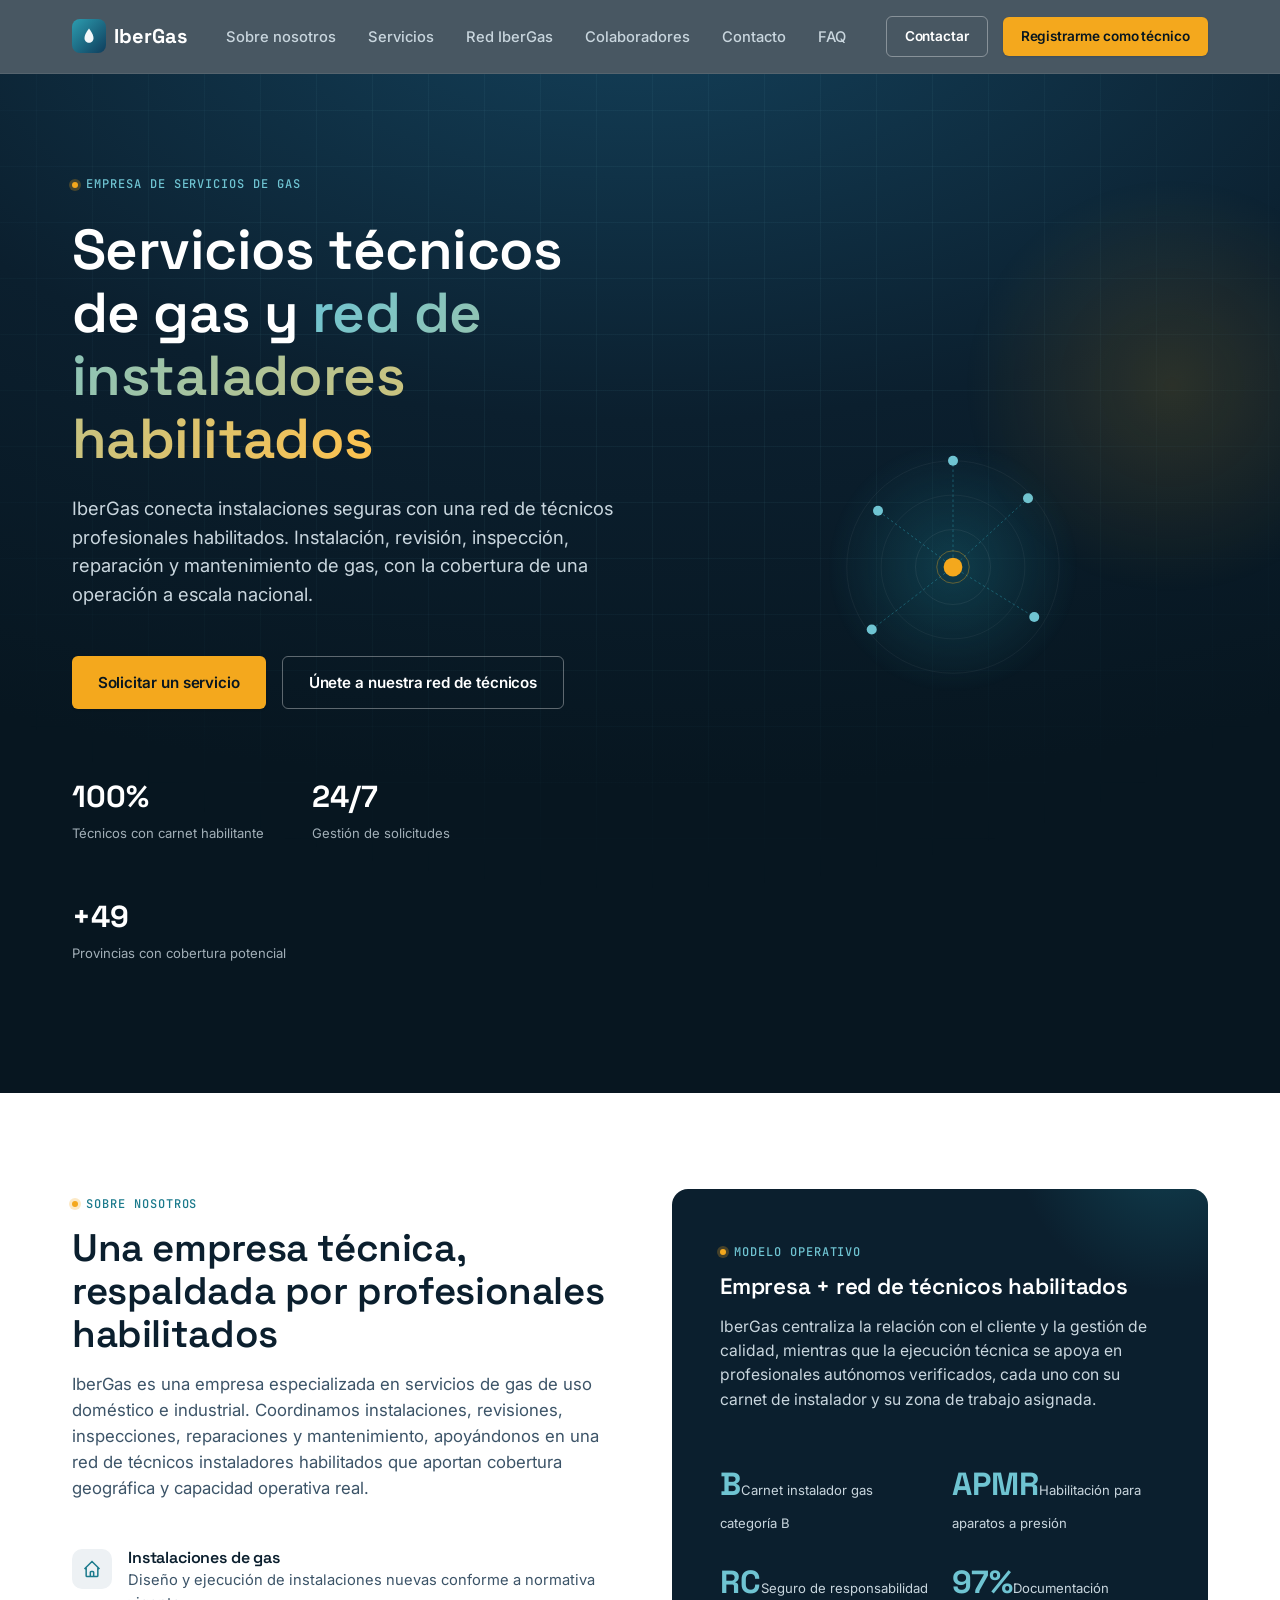
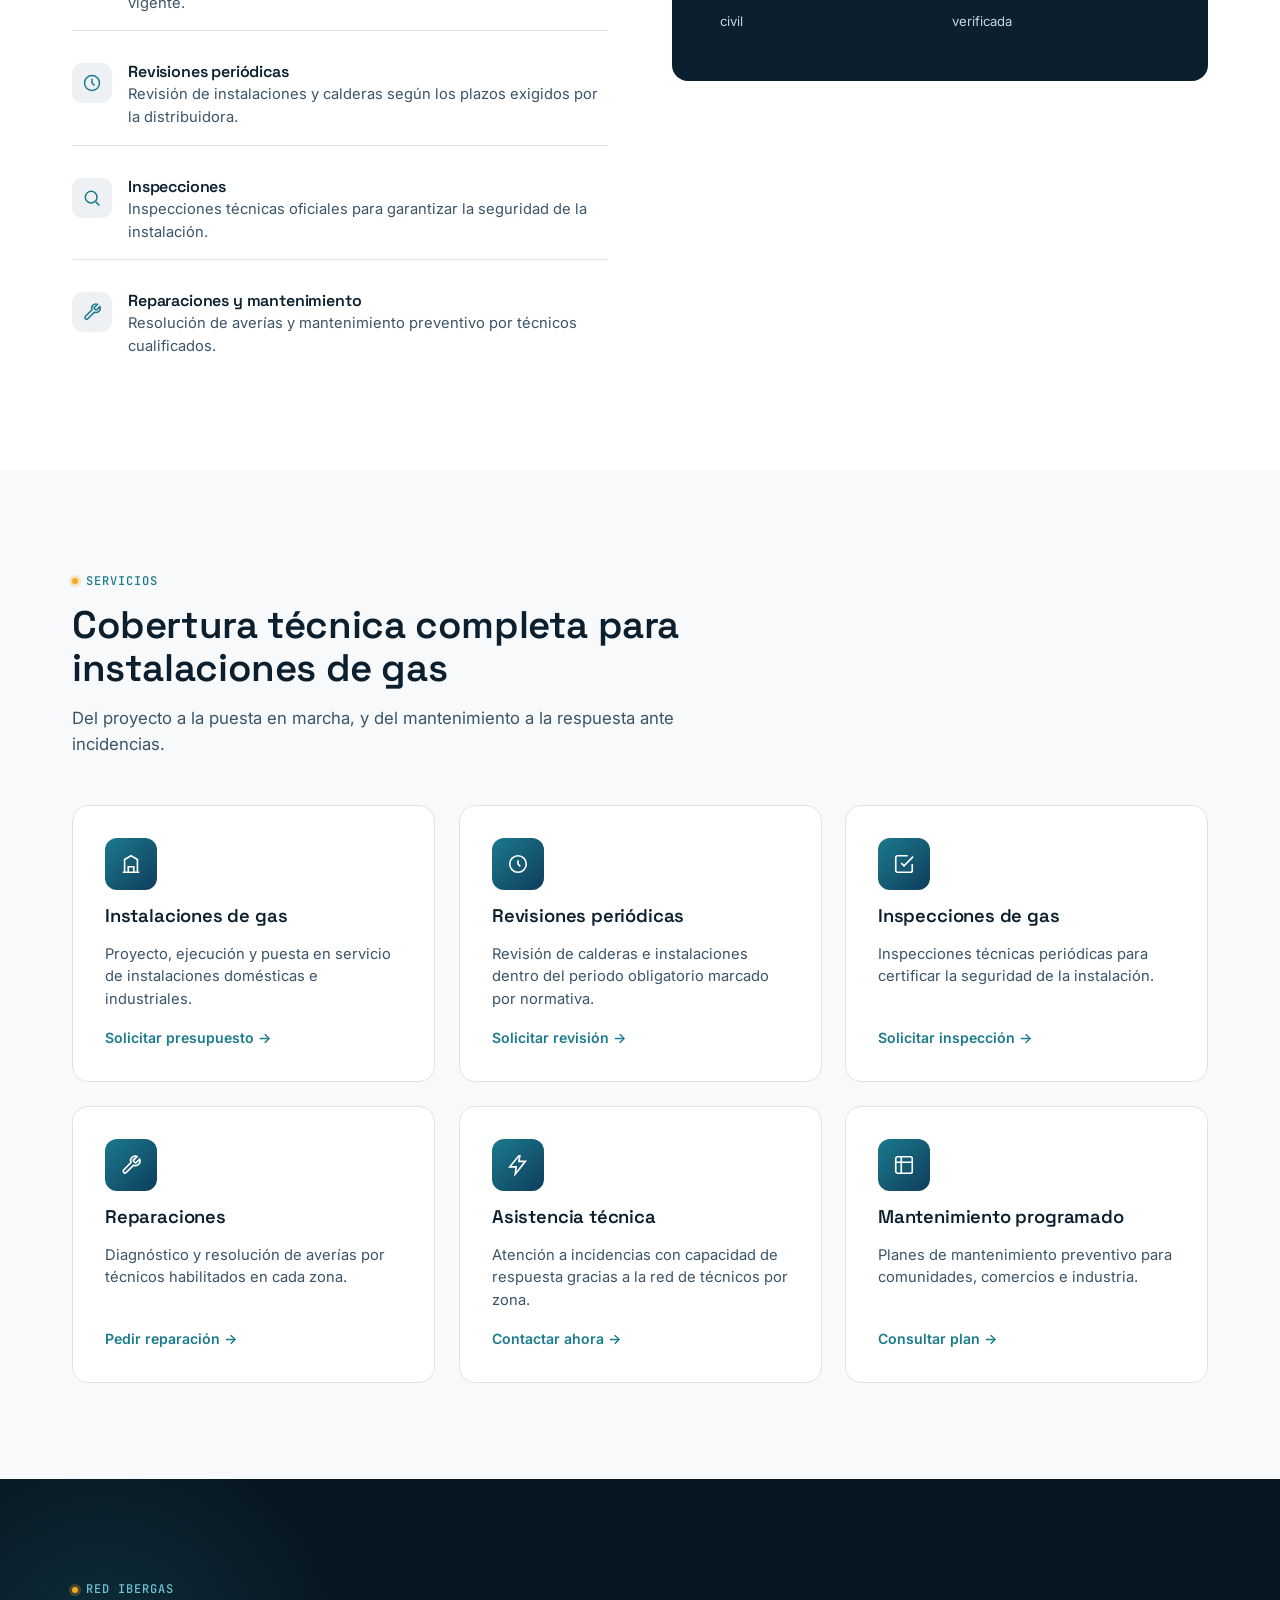
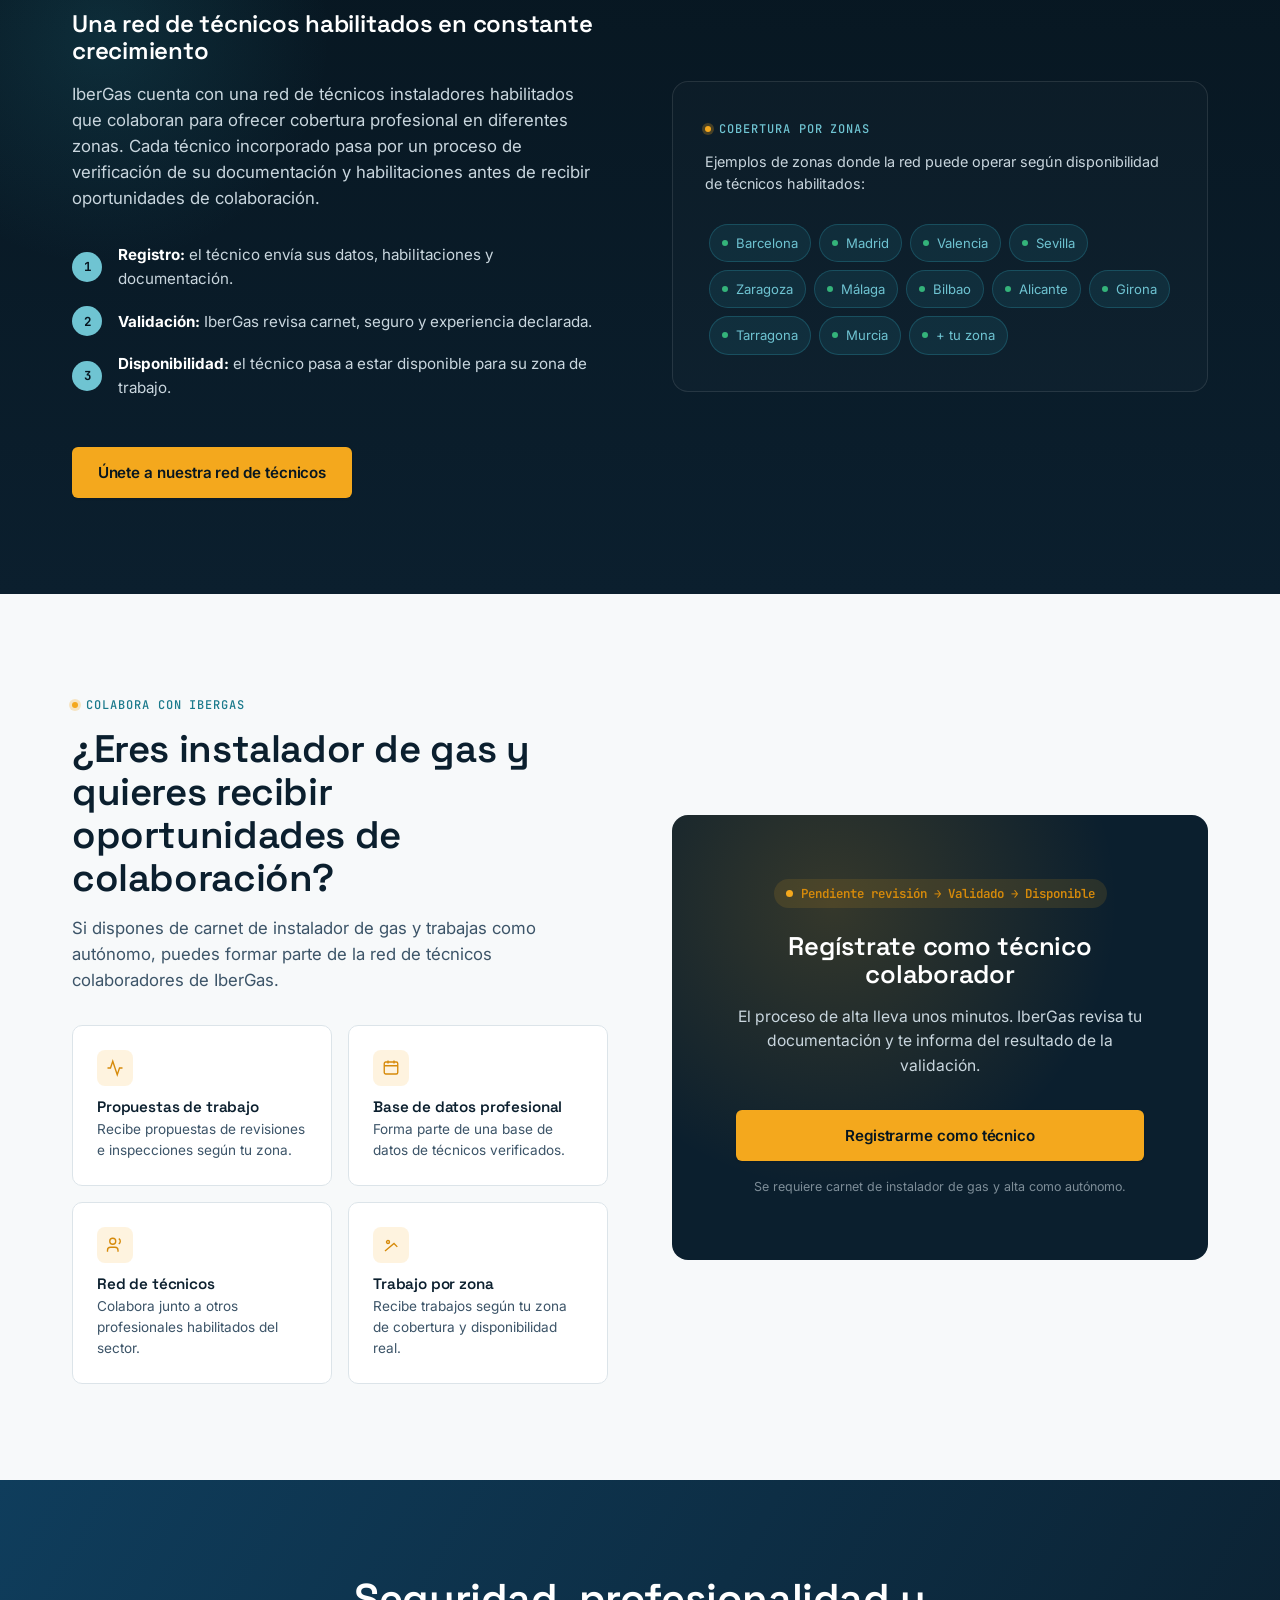
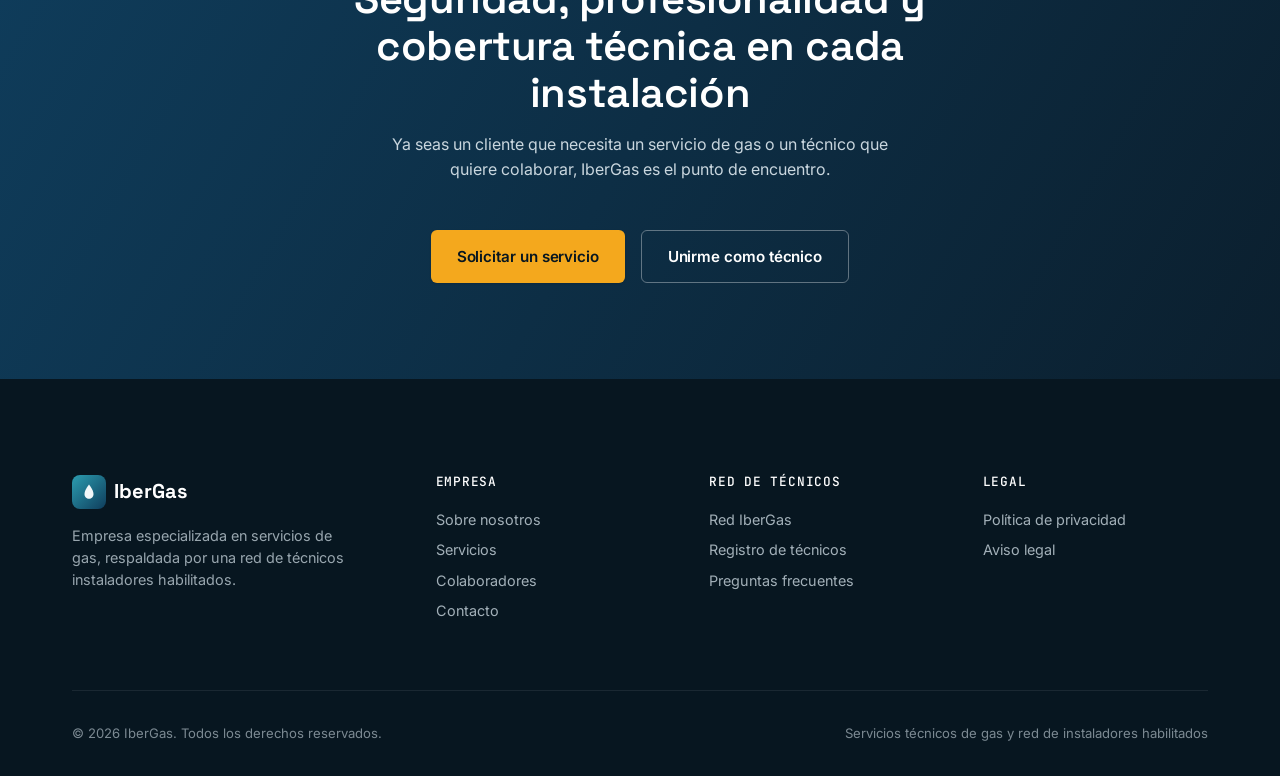
<file: index.html>
<!DOCTYPE html>
<html lang="es">
<head>
<meta charset="UTF-8">
<meta name="viewport" content="width=device-width, initial-scale=1.0">
<title>IberGas — Servicios técnicos de gas y red de instaladores habilitados</title>
<meta name="description" content="IberGas es una empresa especializada en instalaciones, revisiones, inspecciones, reparaciones y mantenimiento de gas, respaldada por una red de técnicos instaladores habilitados en toda España.">
<link rel="icon" href="data:,">
<link rel="stylesheet" href="css/base.css">
<link rel="stylesheet" href="css/home.css">
</head>
<body>
<a href="#main" class="skip-link">Saltar al contenido</a>

<!-- ======================= HEADER ======================= -->
<header class="site-header">
  <nav class="nav container" aria-label="Navegación principal">
    <a href="index.html" class="brand">
      <span class="brand-mark" aria-hidden="true">
        <svg width="18" height="18" viewBox="0 0 24 24" fill="none"><path d="M12 2C12 2 6 9.5 6 14.5C6 18.09 8.69 21 12 21C15.31 21 18 18.09 18 14.5C18 9.5 12 2 12 2Z" fill="white" fill-opacity="0.95"/></svg>
      </span>
      IberGas
    </a>
    <ul class="nav-links">
      <li><a href="index.html#sobre-nosotros">Sobre nosotros</a></li>
      <li><a href="index.html#servicios">Servicios</a></li>
      <li><a href="index.html#red">Red IberGas</a></li>
      <li><a href="public/colaboradores.html">Colaboradores</a></li>
      <li><a href="public/contacto.html">Contacto</a></li>
      <li><a href="public/faq.html">FAQ</a></li>
    </ul>
    <div class="nav-cta">
      <a href="public/contacto.html" class="btn btn-secondary btn-sm">Contactar</a>
      <a href="public/registro-tecnico.html" class="btn btn-primary btn-sm">Registrarme como técnico</a>
    </div>
    <button class="nav-toggle" aria-label="Abrir menú">
      <svg width="26" height="26" viewBox="0 0 24 24" fill="none" stroke="currentColor" stroke-width="1.8"><line x1="3" y1="7" x2="21" y2="7"/><line x1="3" y1="12" x2="21" y2="12"/><line x1="3" y1="17" x2="21" y2="17"/></svg>
    </button>
  </nav>
</header>

<div class="mobile-menu" role="dialog" aria-modal="true" aria-label="Menú">
  <div class="mobile-menu-inner">
    <div class="mobile-menu-top">
      <span class="brand" style="color:white;">IberGas</span>
      <button class="mobile-menu-close" aria-label="Cerrar menú">
        <svg width="26" height="26" viewBox="0 0 24 24" fill="none" stroke="white" stroke-width="1.8"><line x1="5" y1="5" x2="19" y2="19"/><line x1="19" y1="5" x2="5" y2="19"/></svg>
      </button>
    </div>
    <a href="index.html#sobre-nosotros">Sobre nosotros</a>
    <a href="index.html#servicios">Servicios</a>
    <a href="index.html#red">Red IberGas</a>
    <a href="public/colaboradores.html">Colaboradores</a>
    <a href="public/contacto.html">Contacto</a>
    <a href="public/faq.html">FAQ</a>
    <a href="public/registro-tecnico.html" class="btn btn-primary btn-block">Registrarme como técnico</a>
  </div>
</div>

<main id="main">

  <!-- ======================= HERO ======================= -->
  <section class="hero">
    <div class="hero-grid" aria-hidden="true"></div>
    <div class="container hero-inner">
      <div class="hero-copy reveal is-visible">
        <span class="eyebrow">Empresa de servicios de gas</span>
        <h1>Servicios técnicos de gas y <span class="text-gradient">red de instaladores habilitados</span></h1>
        <p class="lede">IberGas conecta instalaciones seguras con una red de técnicos profesionales habilitados. Instalación, revisión, inspección, reparación y mantenimiento de gas, con la cobertura de una operación a escala nacional.</p>
        <div class="hero-actions">
          <a href="public/contacto.html" class="btn btn-primary">Solicitar un servicio</a>
          <a href="public/registro-tecnico.html" class="btn btn-secondary">Únete a nuestra red de técnicos</a>
        </div>
        <div class="hero-trust">
          <div class="hero-trust-item">
            <span class="num" data-count-to="100" data-suffix="%">0%</span>
            <span class="label">Técnicos con carnet habilitante</span>
          </div>
          <div class="hero-trust-item">
            <span class="num">24/7</span>
            <span class="label">Gestión de solicitudes</span>
          </div>
          <div class="hero-trust-item">
            <span class="num" data-count-to="50" data-prefix="+">+0</span>
            <span class="label">Provincias con cobertura potencial</span>
          </div>
        </div>
      </div>

      <div class="hero-visual reveal is-visible reveal-delay-1">
        <svg class="network-svg" viewBox="0 0 480 480" xmlns="http://www.w3.org/2000/svg" role="img" aria-label="Mapa estilizado de la red de técnicos IberGas">
          <defs>
            <radialGradient id="glow" cx="50%" cy="50%" r="50%">
              <stop offset="0%" stop-color="#1B7A8C" stop-opacity="0.35"/>
              <stop offset="100%" stop-color="#1B7A8C" stop-opacity="0"/>
            </radialGradient>
          </defs>
          <circle cx="240" cy="240" r="200" fill="url(#glow)"/>
          <circle cx="240" cy="240" r="170" fill="none" stroke="rgba(255,255,255,0.08)" stroke-width="1"/>
          <circle cx="240" cy="240" r="115" fill="none" stroke="rgba(255,255,255,0.08)" stroke-width="1"/>
          <circle cx="240" cy="240" r="60" fill="none" stroke="rgba(255,255,255,0.1)" stroke-width="1"/>

          <!-- líneas de conexión -->
          <line class="network-line" x1="240" y1="240" x2="120" y2="150" stroke="#2C9DB0" stroke-width="1.4" opacity="0.5"/>
          <line class="network-line" x1="240" y1="240" x2="360" y2="130" stroke="#2C9DB0" stroke-width="1.4" opacity="0.5"/>
          <line class="network-line" x1="240" y1="240" x2="370" y2="320" stroke="#2C9DB0" stroke-width="1.4" opacity="0.5"/>
          <line class="network-line" x1="240" y1="240" x2="110" y2="340" stroke="#2C9DB0" stroke-width="1.4" opacity="0.5"/>
          <line class="network-line" x1="240" y1="240" x2="240" y2="70" stroke="#2C9DB0" stroke-width="1.4" opacity="0.5"/>

          <!-- nodo central IberGas -->
          <circle cx="240" cy="240" r="15" fill="#F4A81D"/>
          <circle class="pulse-ring" cx="240" cy="240" r="26" fill="none" stroke="#F4A81D" stroke-width="1.5" opacity="0.4"/>

          <!-- nodos de técnicos -->
          <circle class="network-node n1" cx="120" cy="150" r="8" fill="#6FC4D2"/>
          <circle class="network-node n2" cx="360" cy="130" r="8" fill="#6FC4D2"/>
          <circle class="network-node n3" cx="370" cy="320" r="8" fill="#6FC4D2"/>
          <circle class="network-node n4" cx="110" cy="340" r="8" fill="#6FC4D2"/>
          <circle class="network-node n5" cx="240" cy="70" r="8" fill="#6FC4D2"/>
        </svg>
      </div>
    </div>
  </section>

  <!-- ======================= SOBRE NOSOTROS ======================= -->
  <section class="section" id="sobre-nosotros">
    <div class="container about-grid">
      <div class="reveal">
        <span class="eyebrow">Sobre nosotros</span>
        <h2 style="margin-top: var(--space-3); font-size: clamp(1.8rem, 3vw, 2.4rem);">Una empresa técnica, respaldada por profesionales habilitados</h2>
        <p style="margin-top: var(--space-4); color: var(--ink-soft); font-size: 1.05rem;">IberGas es una empresa especializada en servicios de gas de uso doméstico e industrial. Coordinamos instalaciones, revisiones, inspecciones, reparaciones y mantenimiento, apoyándonos en una red de técnicos instaladores habilitados que aportan cobertura geográfica y capacidad operativa real.</p>

        <div class="about-list">
          <div class="about-item">
            <span class="icon" aria-hidden="true">
              <svg width="20" height="20" viewBox="0 0 24 24" fill="none" stroke="currentColor" stroke-width="1.8"><path d="M3 12l2-2m0 0l7-7 7 7M5 10v10a1 1 0 001 1h3m10-11l2 2m-2-2v10a1 1 0 01-1 1h-3m-6 0a1 1 0 001-1v-4a1 1 0 011-1h2a1 1 0 011 1v4a1 1 0 001 1m-6 0h6"/></svg>
            </span>
            <div><h4>Instalaciones de gas</h4><p>Diseño y ejecución de instalaciones nuevas conforme a normativa vigente.</p></div>
          </div>
          <div class="about-item">
            <span class="icon" aria-hidden="true">
              <svg width="20" height="20" viewBox="0 0 24 24" fill="none" stroke="currentColor" stroke-width="1.8"><circle cx="12" cy="12" r="9"/><path d="M12 7v5l3 3"/></svg>
            </span>
            <div><h4>Revisiones periódicas</h4><p>Revisión de instalaciones y calderas según los plazos exigidos por la distribuidora.</p></div>
          </div>
          <div class="about-item">
            <span class="icon" aria-hidden="true">
              <svg width="20" height="20" viewBox="0 0 24 24" fill="none" stroke="currentColor" stroke-width="1.8"><path d="M11 4a7 7 0 100 14 7 7 0 000-14z"/><path d="M21 21l-4.35-4.35"/></svg>
            </span>
            <div><h4>Inspecciones</h4><p>Inspecciones técnicas oficiales para garantizar la seguridad de la instalación.</p></div>
          </div>
          <div class="about-item">
            <span class="icon" aria-hidden="true">
              <svg width="20" height="20" viewBox="0 0 24 24" fill="none" stroke="currentColor" stroke-width="1.8"><path d="M14.7 6.3a1 1 0 000 1.4l1.6 1.6a1 1 0 001.4 0l3.7-3.7a5 5 0 01-6.6 6.6L6.7 20.3a2 2 0 01-2.8-2.8L12 9.4a5 5 0 016.6-6.6l-3.7 3.7z"/></svg>
            </span>
            <div><h4>Reparaciones y mantenimiento</h4><p>Resolución de averías y mantenimiento preventivo por técnicos cualificados.</p></div>
          </div>
        </div>
      </div>

      <div class="about-panel reveal reveal-delay-1">
        <span class="eyebrow" style="color: var(--teal-300);">Modelo operativo</span>
        <h3 style="margin-top: var(--space-3);">Empresa + red de técnicos habilitados</h3>
        <p>IberGas centraliza la relación con el cliente y la gestión de calidad, mientras que la ejecución técnica se apoya en profesionales autónomos verificados, cada uno con su carnet de instalador y su zona de trabajo asignada.</p>
        <div class="about-stats">
          <div><span class="stat-num">B</span><span class="stat-label">Carnet instalador gas categoría B</span></div>
          <div><span class="stat-num">APMR</span><span class="stat-label">Habilitación para aparatos a presión</span></div>
          <div><span class="stat-num">RC</span><span class="stat-label">Seguro de responsabilidad civil</span></div>
          <div><span class="stat-num" data-count-to="100" data-suffix="%">0%</span><span class="stat-label">Documentación verificada</span></div>
        </div>
      </div>
    </div>
  </section>

  <!-- ======================= SERVICIOS ======================= -->
  <section class="section section-mist" id="servicios">
    <div class="container">
      <div class="section-head reveal">
        <span class="eyebrow">Servicios</span>
        <h2>Cobertura técnica completa para instalaciones de gas</h2>
        <p>Del proyecto a la puesta en marcha, y del mantenimiento a la respuesta ante incidencias.</p>
      </div>
      <div class="services-grid">
        <div class="card service-card reveal">
          <span class="service-icon" aria-hidden="true">
            <svg width="22" height="22" viewBox="0 0 24 24" fill="none" stroke="white" stroke-width="1.8"><path d="M3 21h18M5 21V7l7-4 7 4v14M9 21v-6h6v6"/></svg>
          </span>
          <h3>Instalaciones de gas</h3>
          <p>Proyecto, ejecución y puesta en servicio de instalaciones domésticas e industriales.</p>
          <a href="public/contacto.html" class="service-link">Solicitar presupuesto →</a>
        </div>
        <div class="card service-card reveal reveal-delay-1">
          <span class="service-icon" aria-hidden="true">
            <svg width="22" height="22" viewBox="0 0 24 24" fill="none" stroke="white" stroke-width="1.8"><circle cx="12" cy="12" r="9"/><path d="M12 8v4l2.5 2.5"/></svg>
          </span>
          <h3>Revisiones periódicas</h3>
          <p>Revisión de calderas e instalaciones dentro del periodo obligatorio marcado por normativa.</p>
          <a href="public/contacto.html" class="service-link">Solicitar revisión →</a>
        </div>
        <div class="card service-card reveal reveal-delay-2">
          <span class="service-icon" aria-hidden="true">
            <svg width="22" height="22" viewBox="0 0 24 24" fill="none" stroke="white" stroke-width="1.8"><path d="M9 11l3 3L22 4"/><path d="M21 12v7a2 2 0 01-2 2H5a2 2 0 01-2-2V5a2 2 0 012-2h11"/></svg>
          </span>
          <h3>Inspecciones de gas</h3>
          <p>Inspecciones técnicas periódicas para certificar la seguridad de la instalación.</p>
          <a href="public/contacto.html" class="service-link">Solicitar inspección →</a>
        </div>
        <div class="card service-card reveal">
          <span class="service-icon" aria-hidden="true">
            <svg width="22" height="22" viewBox="0 0 24 24" fill="none" stroke="white" stroke-width="1.8"><path d="M14.7 6.3a1 1 0 000 1.4l1.6 1.6a1 1 0 001.4 0l3.7-3.7a5 5 0 01-6.6 6.6L6.7 20.3a2 2 0 01-2.8-2.8L12 9.4a5 5 0 016.6-6.6l-3.7 3.7z"/></svg>
          </span>
          <h3>Reparaciones</h3>
          <p>Diagnóstico y resolución de averías por técnicos habilitados en cada zona.</p>
          <a href="public/contacto.html" class="service-link">Pedir reparación →</a>
        </div>
        <div class="card service-card reveal reveal-delay-1">
          <span class="service-icon" aria-hidden="true">
            <svg width="22" height="22" viewBox="0 0 24 24" fill="none" stroke="white" stroke-width="1.8"><path d="M13 2L3 14h7l-1 8 11-14h-7l1-6z"/></svg>
          </span>
          <h3>Asistencia técnica</h3>
          <p>Atención a incidencias con capacidad de respuesta gracias a la red de técnicos por zona.</p>
          <a href="public/contacto.html" class="service-link">Contactar ahora →</a>
        </div>
        <div class="card service-card reveal reveal-delay-2">
          <span class="service-icon" aria-hidden="true">
            <svg width="22" height="22" viewBox="0 0 24 24" fill="none" stroke="white" stroke-width="1.8"><path d="M9 3v18M3 9h18"/><rect x="3" y="3" width="18" height="18" rx="2"/></svg>
          </span>
          <h3>Mantenimiento programado</h3>
          <p>Planes de mantenimiento preventivo para comunidades, comercios e industria.</p>
          <a href="public/contacto.html" class="service-link">Consultar plan →</a>
        </div>
      </div>
    </div>
  </section>

  <!-- ======================= RED IBERGAS ======================= -->
  <section class="section network-section" id="red">
    <div class="container network-content">
      <div class="reveal">
        <span class="eyebrow" style="color: var(--teal-300);">Red IberGas</span>
        <h2 style="margin-top: var(--space-3); color: white;">Una red de técnicos habilitados en constante crecimiento</h2>
        <p style="margin-top: var(--space-4); color: var(--mist-300); font-size: 1.05rem;">IberGas cuenta con una red de técnicos instaladores habilitados que colaboran para ofrecer cobertura profesional en diferentes zonas. Cada técnico incorporado pasa por un proceso de verificación de su documentación y habilitaciones antes de recibir oportunidades de colaboración.</p>

        <div class="network-steps">
          <div class="network-step">
            <span class="step-badge">1</span>
            <p><strong>Registro:</strong> el técnico envía sus datos, habilitaciones y documentación.</p>
          </div>
          <div class="network-step">
            <span class="step-badge">2</span>
            <p><strong>Validación:</strong> IberGas revisa carnet, seguro y experiencia declarada.</p>
          </div>
          <div class="network-step">
            <span class="step-badge">3</span>
            <p><strong>Disponibilidad:</strong> el técnico pasa a estar disponible para su zona de trabajo.</p>
          </div>
        </div>

        <a href="public/registro-tecnico.html" class="btn btn-primary" style="margin-top: var(--space-7);">Únete a nuestra red de técnicos</a>
      </div>

      <div class="coverage-map reveal reveal-delay-1">
        <span class="eyebrow" style="color: var(--teal-300);">Cobertura por zonas</span>
        <p style="color: var(--mist-300); font-size: 0.9rem; margin-top: var(--space-3);">Ejemplos de zonas donde la red puede operar según disponibilidad de técnicos habilitados:</p>
        <div class="zones-wrap">
          <span class="zone-pill">Barcelona</span>
          <span class="zone-pill">Madrid</span>
          <span class="zone-pill">Valencia</span>
          <span class="zone-pill">Sevilla</span>
          <span class="zone-pill">Zaragoza</span>
          <span class="zone-pill">Málaga</span>
          <span class="zone-pill">Bilbao</span>
          <span class="zone-pill">Alicante</span>
          <span class="zone-pill">Girona</span>
          <span class="zone-pill">Tarragona</span>
          <span class="zone-pill">Murcia</span>
          <span class="zone-pill">+ tu zona</span>
        </div>
      </div>
    </div>
  </section>

  <!-- ======================= COLABORA CON IBERGAS ======================= -->
  <section class="section collab-section">
    <div class="container collab-grid">
      <div class="reveal">
        <span class="eyebrow">Colabora con IberGas</span>
        <h2 style="margin-top: var(--space-3); font-size: clamp(1.8rem, 3vw, 2.4rem);">¿Eres instalador de gas y quieres recibir oportunidades de colaboración?</h2>
        <p style="margin-top: var(--space-4); color: var(--ink-soft); font-size: 1.05rem;">Si dispones de carnet de instalador de gas y trabajas como autónomo, puedes formar parte de la red de técnicos colaboradores de IberGas.</p>

        <div class="benefit-grid">
          <div class="benefit-card">
            <span class="icon" aria-hidden="true"><svg width="18" height="18" viewBox="0 0 24 24" fill="none" stroke="currentColor" stroke-width="1.8"><path d="M22 12h-4l-3 9L9 3l-3 9H2"/></svg></span>
            <h4>Propuestas de trabajo</h4>
            <p>Recibe propuestas de revisiones e inspecciones según tu zona.</p>
          </div>
          <div class="benefit-card">
            <span class="icon" aria-hidden="true"><svg width="18" height="18" viewBox="0 0 24 24" fill="none" stroke="currentColor" stroke-width="1.8"><rect x="3" y="4" width="18" height="16" rx="2"/><path d="M3 9h18M8 2v4M16 2v4"/></svg></span>
            <h4>Base de datos profesional</h4>
            <p>Forma parte de una base de datos de técnicos verificados.</p>
          </div>
          <div class="benefit-card">
            <span class="icon" aria-hidden="true"><svg width="18" height="18" viewBox="0 0 24 24" fill="none" stroke="currentColor" stroke-width="1.8"><circle cx="9" cy="7" r="4"/><path d="M2 21v-2a4 4 0 014-4h6a4 4 0 014 4v2"/><path d="M17 3.5a4 4 0 010 7"/></svg></span>
            <h4>Red de técnicos</h4>
            <p>Colabora junto a otros profesionales habilitados del sector.</p>
          </div>
          <div class="benefit-card">
            <span class="icon" aria-hidden="true"><svg width="18" height="18" viewBox="0 0 24 24" fill="none" stroke="currentColor" stroke-width="1.8"><path d="M20.4 14.5L16 10 4 20"/><circle cx="8" cy="8" r="2"/></svg></span>
            <h4>Trabajo por zona</h4>
            <p>Recibe trabajos según tu zona de cobertura y disponibilidad real.</p>
          </div>
        </div>
      </div>

      <div class="collab-cta-panel reveal reveal-delay-1">
        <span class="status-badge status-pendiente">Pendiente revisión → Validado → Disponible</span>
        <h3 style="margin-top: var(--space-5);">Regístrate como técnico colaborador</h3>
        <p>El proceso de alta lleva unos minutos. IberGas revisa tu documentación y te informa del resultado de la validación.</p>
        <a href="public/registro-tecnico.html" class="btn btn-primary btn-block">Registrarme como técnico</a>
        <p class="fineprint">Se requiere carnet de instalador de gas y alta como autónomo.</p>
      </div>
    </div>
  </section>

  <!-- ======================= CTA FINAL ======================= -->
  <section class="final-cta">
    <div class="container">
      <h2>Seguridad, profesionalidad y cobertura técnica en cada instalación</h2>
      <p>Ya seas un cliente que necesita un servicio de gas o un técnico que quiere colaborar, IberGas es el punto de encuentro.</p>
      <div class="final-cta-actions">
        <a href="public/contacto.html" class="btn btn-primary">Solicitar un servicio</a>
        <a href="public/registro-tecnico.html" class="btn btn-secondary">Unirme como técnico</a>
      </div>
    </div>
  </section>

</main>

<!-- ======================= FOOTER ======================= -->
<footer class="site-footer">
  <div class="container">
    <div class="footer-grid">
      <div class="footer-brand">
        <a href="index.html" class="brand" style="color:white;">
          <span class="brand-mark" aria-hidden="true">
            <svg width="18" height="18" viewBox="0 0 24 24" fill="none"><path d="M12 2C12 2 6 9.5 6 14.5C6 18.09 8.69 21 12 21C15.31 21 18 18.09 18 14.5C18 9.5 12 2 12 2Z" fill="white" fill-opacity="0.95"/></svg>
          </span>
          IberGas
        </a>
        <p>Empresa especializada en servicios de gas, respaldada por una red de técnicos instaladores habilitados.</p>
      </div>
      <div class="footer-col">
        <h4>Empresa</h4>
        <a href="index.html#sobre-nosotros">Sobre nosotros</a>
        <a href="index.html#servicios">Servicios</a>
        <a href="public/colaboradores.html">Colaboradores</a>
        <a href="public/contacto.html">Contacto</a>
      </div>
      <div class="footer-col">
        <h4>Red de técnicos</h4>
        <a href="index.html#red">Red IberGas</a>
        <a href="public/registro-tecnico.html">Registro de técnicos</a>
        <a href="public/faq.html">Preguntas frecuentes</a>
      </div>
      <div class="footer-col">
        <h4>Legal</h4>
        <a href="public/privacidad.html">Política de privacidad</a>
        <a href="public/aviso-legal.html">Aviso legal</a>
      </div>
    </div>
    <div class="footer-bottom">
      <span>© <span data-year></span> IberGas. Todos los derechos reservados.</span>
      <span>Servicios técnicos de gas y red de instaladores habilitados</span>
    </div>
  </div>
</footer>

<script src="js/site.js"></script>
</body>
</html>
</file>
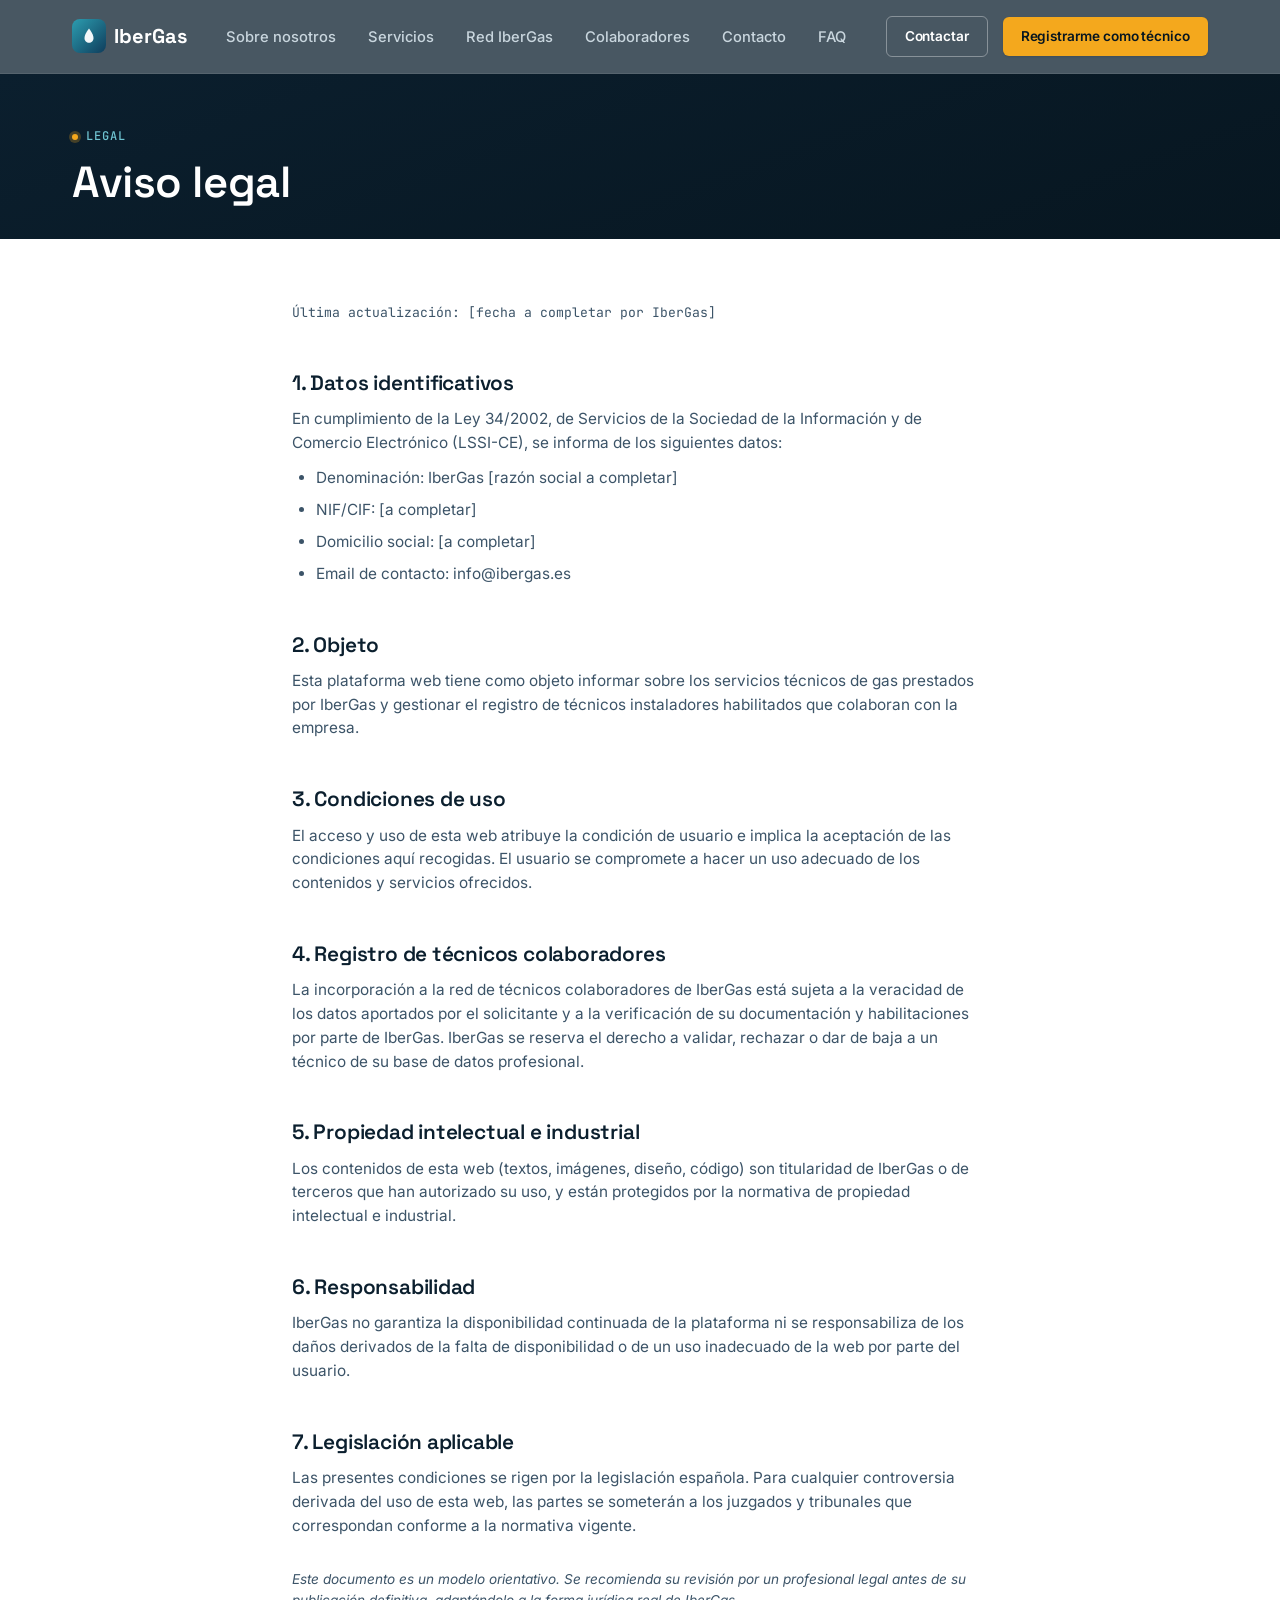
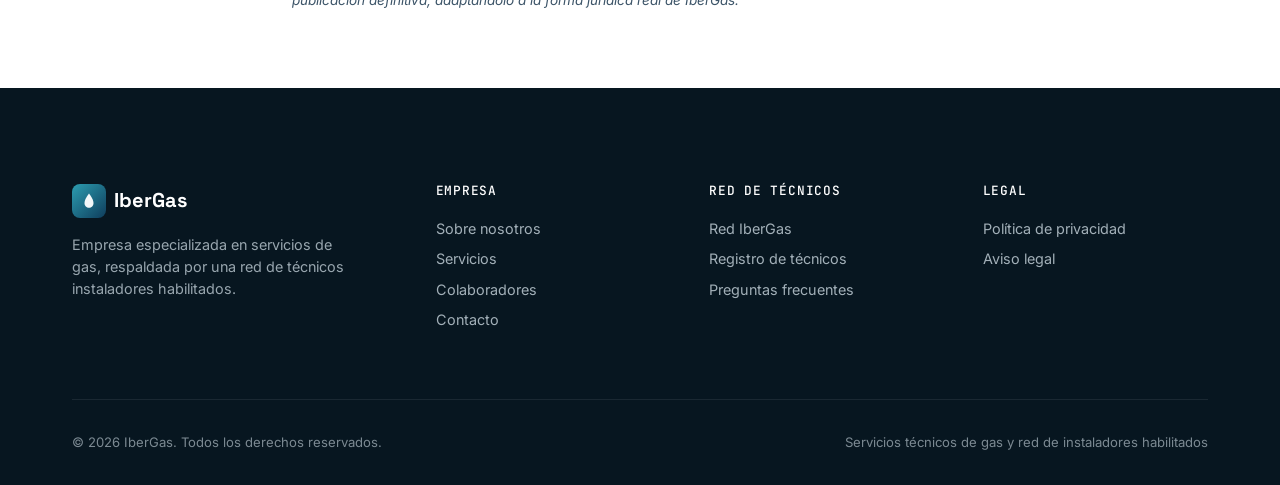
<file: public/aviso-legal.html>
<!DOCTYPE html>
<html lang="es">
<head>
<meta charset="UTF-8">
<meta name="viewport" content="width=device-width, initial-scale=1.0">
<title>Aviso legal — IberGas</title>
<meta name="description" content="Aviso legal de la plataforma web de IberGas.">
<link rel="icon" href="data:,">
<link rel="stylesheet" href="../css/base.css">
<link rel="stylesheet" href="../css/pages.css">
</head>
<body>
<a href="#main" class="skip-link">Saltar al contenido</a>
<div id="site-header-slot"></div>

<main id="main">
  <section class="page-hero" style="padding-block: var(--space-7) var(--space-6);">
    <div class="container">
      <span class="eyebrow">Legal</span>
      <h1>Aviso legal</h1>
    </div>
  </section>

  <div class="container legal-content">
    <p class="updated">Última actualización: [fecha a completar por IberGas]</p>

    <h2>1. Datos identificativos</h2>
    <p>En cumplimiento de la Ley 34/2002, de Servicios de la Sociedad de la Información y de Comercio Electrónico (LSSI-CE), se informa de los siguientes datos:</p>
    <ul>
      <li>Denominación: IberGas [razón social a completar]</li>
      <li>NIF/CIF: [a completar]</li>
      <li>Domicilio social: [a completar]</li>
      <li>Email de contacto: info@ibergas.es</li>
    </ul>

    <h2>2. Objeto</h2>
    <p>Esta plataforma web tiene como objeto informar sobre los servicios técnicos de gas prestados por IberGas y gestionar el registro de técnicos instaladores habilitados que colaboran con la empresa.</p>

    <h2>3. Condiciones de uso</h2>
    <p>El acceso y uso de esta web atribuye la condición de usuario e implica la aceptación de las condiciones aquí recogidas. El usuario se compromete a hacer un uso adecuado de los contenidos y servicios ofrecidos.</p>

    <h2>4. Registro de técnicos colaboradores</h2>
    <p>La incorporación a la red de técnicos colaboradores de IberGas está sujeta a la veracidad de los datos aportados por el solicitante y a la verificación de su documentación y habilitaciones por parte de IberGas. IberGas se reserva el derecho a validar, rechazar o dar de baja a un técnico de su base de datos profesional.</p>

    <h2>5. Propiedad intelectual e industrial</h2>
    <p>Los contenidos de esta web (textos, imágenes, diseño, código) son titularidad de IberGas o de terceros que han autorizado su uso, y están protegidos por la normativa de propiedad intelectual e industrial.</p>

    <h2>6. Responsabilidad</h2>
    <p>IberGas no garantiza la disponibilidad continuada de la plataforma ni se responsabiliza de los daños derivados de la falta de disponibilidad o de un uso inadecuado de la web por parte del usuario.</p>

    <h2>7. Legislación aplicable</h2>
    <p>Las presentes condiciones se rigen por la legislación española. Para cualquier controversia derivada del uso de esta web, las partes se someterán a los juzgados y tribunales que correspondan conforme a la normativa vigente.</p>

    <p style="margin-top: var(--space-6); font-size: 0.85rem; font-style: italic;">Este documento es un modelo orientativo. Se recomienda su revisión por un profesional legal antes de su publicación definitiva, adaptándolo a la forma jurídica real de IberGas.</p>
  </div>
</main>

<div id="site-footer-slot"></div>
<script src="../js/partials.js"></script>
<script src="../js/site.js"></script>
</body>
</html>
</file>
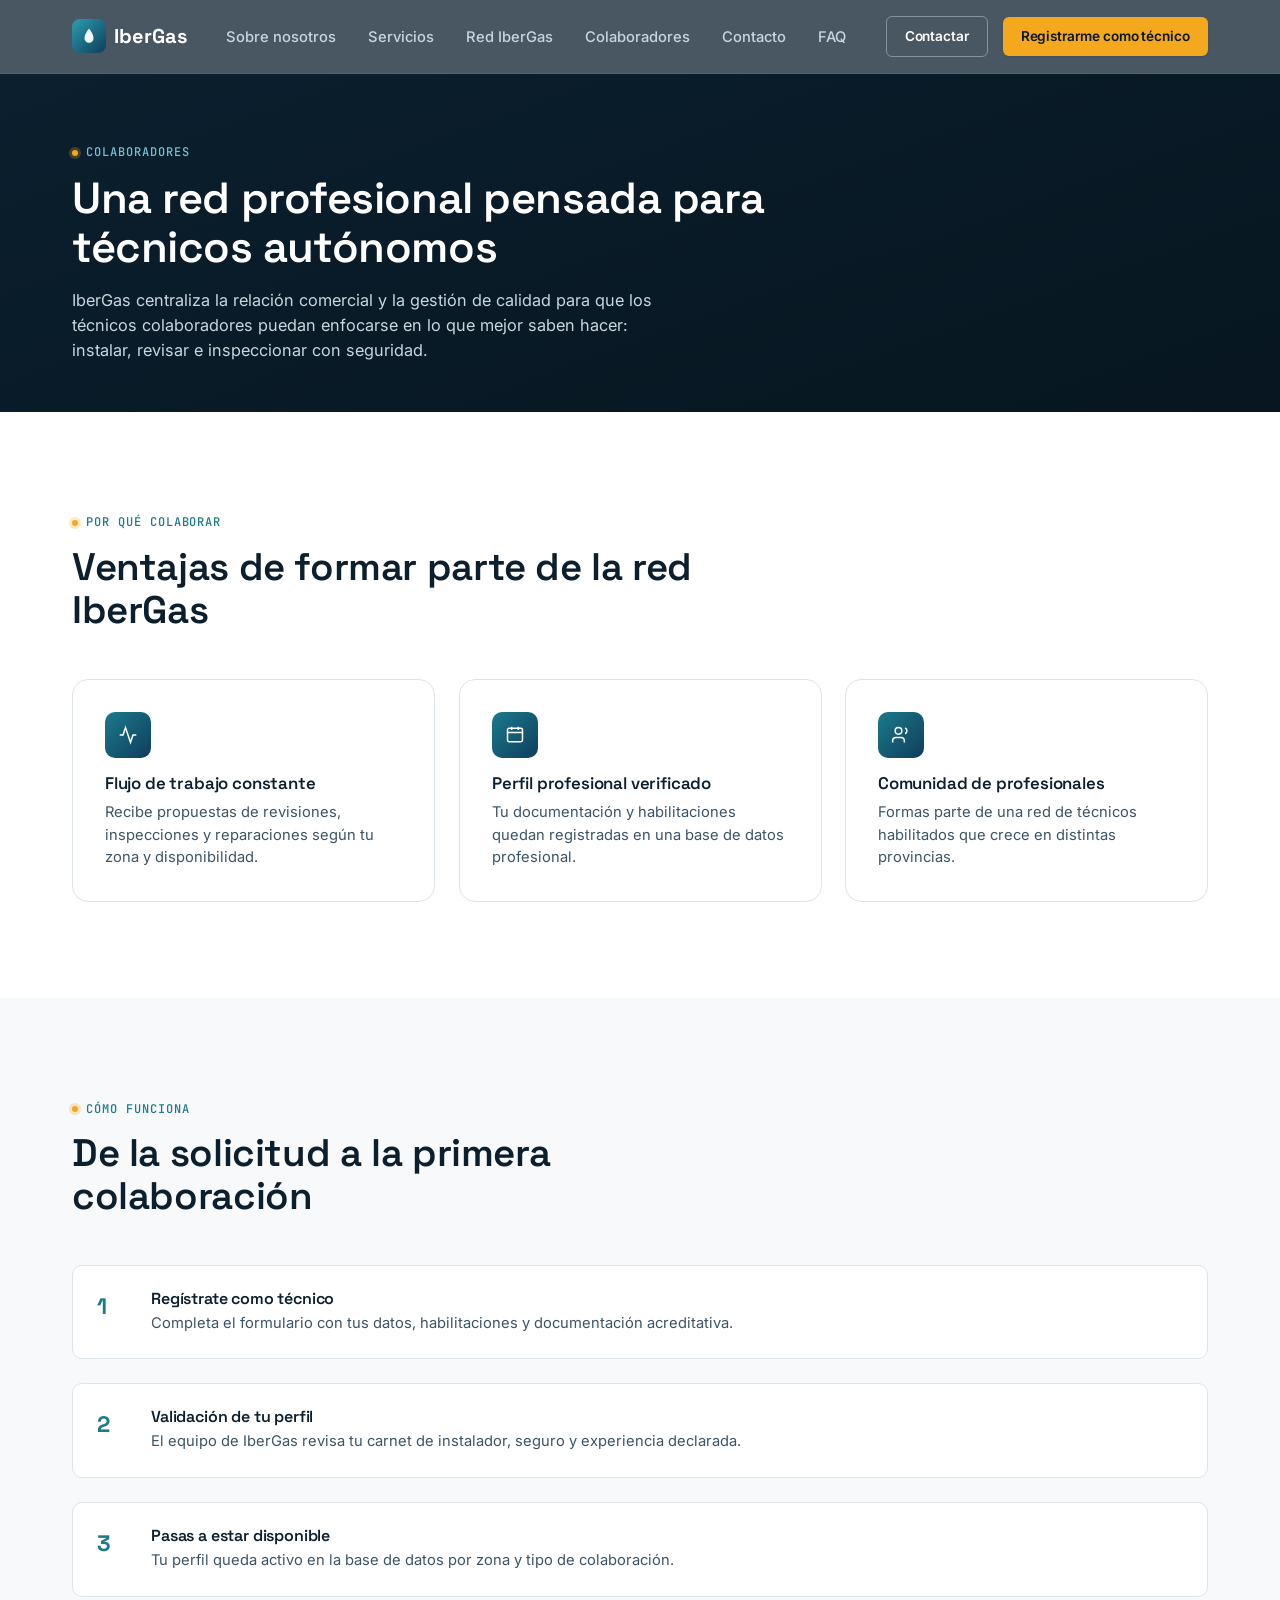
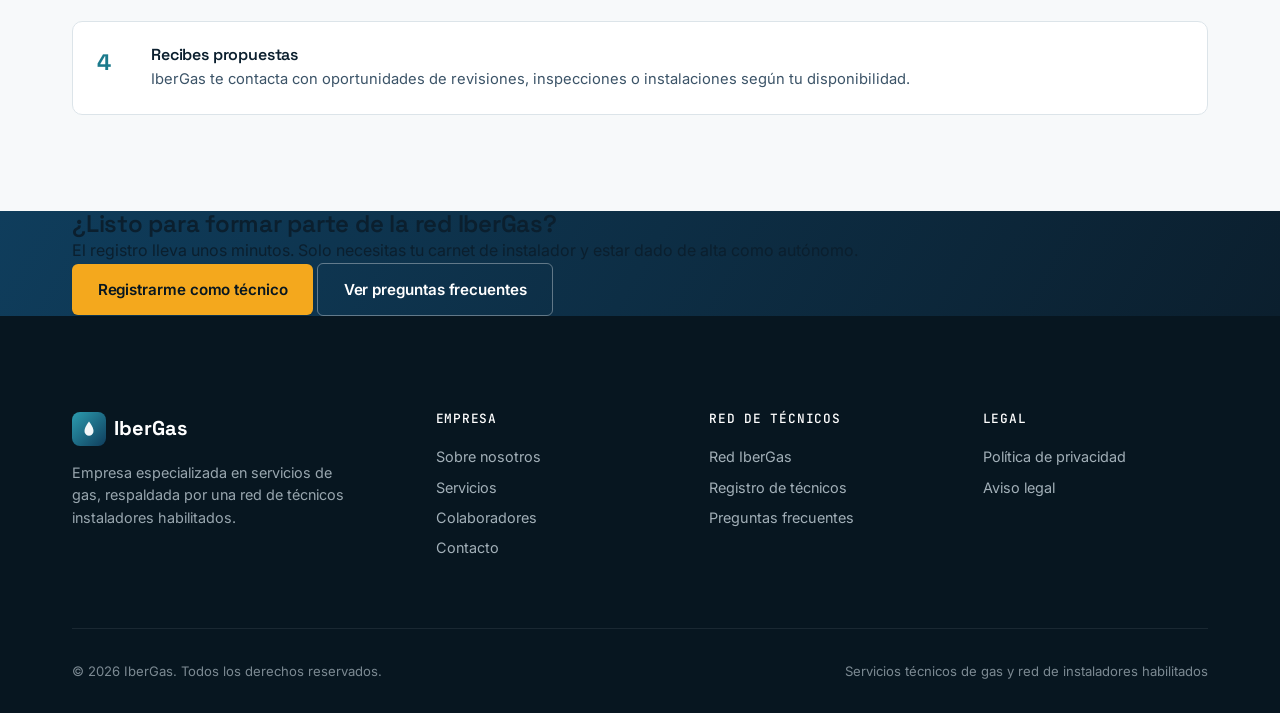
<file: public/colaboradores.html>
<!DOCTYPE html>
<html lang="es">
<head>
<meta charset="UTF-8">
<meta name="viewport" content="width=device-width, initial-scale=1.0">
<title>Colaboradores — IberGas</title>
<meta name="description" content="Descubre cómo funciona la red de técnicos colaboradores de IberGas y cómo formar parte de ella.">
<link rel="icon" href="data:,">
<link rel="stylesheet" href="../css/base.css">
<link rel="stylesheet" href="../css/pages.css">
</head>
<body>
<a href="#main" class="skip-link">Saltar al contenido</a>
<div id="site-header-slot"></div>

<main id="main">
  <section class="page-hero">
    <div class="container">
      <span class="eyebrow">Colaboradores</span>
      <h1>Una red profesional pensada para técnicos autónomos</h1>
      <p>IberGas centraliza la relación comercial y la gestión de calidad para que los técnicos colaboradores puedan enfocarse en lo que mejor saben hacer: instalar, revisar e inspeccionar con seguridad.</p>
    </div>
  </section>

  <section class="section">
    <div class="container">
      <div class="section-head reveal">
        <span class="eyebrow">Por qué colaborar</span>
        <h2>Ventajas de formar parte de la red IberGas</h2>
      </div>
      <div class="value-grid">
        <div class="card value-card reveal">
          <span class="icon" aria-hidden="true"><svg width="20" height="20" viewBox="0 0 24 24" fill="none" stroke="white" stroke-width="1.8"><path d="M22 12h-4l-3 9L9 3l-3 9H2"/></svg></span>
          <h4 style="font-size:1.05rem; margin-bottom: var(--space-2);">Flujo de trabajo constante</h4>
          <p style="color:var(--ink-soft); font-size:0.92rem;">Recibe propuestas de revisiones, inspecciones y reparaciones según tu zona y disponibilidad.</p>
        </div>
        <div class="card value-card reveal reveal-delay-1">
          <span class="icon" aria-hidden="true"><svg width="20" height="20" viewBox="0 0 24 24" fill="none" stroke="white" stroke-width="1.8"><rect x="3" y="4" width="18" height="16" rx="2"/><path d="M3 9h18M8 2v4M16 2v4"/></svg></span>
          <h4 style="font-size:1.05rem; margin-bottom: var(--space-2);">Perfil profesional verificado</h4>
          <p style="color:var(--ink-soft); font-size:0.92rem;">Tu documentación y habilitaciones quedan registradas en una base de datos profesional.</p>
        </div>
        <div class="card value-card reveal reveal-delay-2">
          <span class="icon" aria-hidden="true"><svg width="20" height="20" viewBox="0 0 24 24" fill="none" stroke="white" stroke-width="1.8"><circle cx="9" cy="7" r="4"/><path d="M2 21v-2a4 4 0 014-4h6a4 4 0 014 4v2"/><path d="M17 3.5a4 4 0 010 7"/></svg></span>
          <h4 style="font-size:1.05rem; margin-bottom: var(--space-2);">Comunidad de profesionales</h4>
          <p style="color:var(--ink-soft); font-size:0.92rem;">Formas parte de una red de técnicos habilitados que crece en distintas provincias.</p>
        </div>
      </div>
    </div>
  </section>

  <section class="section section-mist">
    <div class="container">
      <div class="section-head reveal">
        <span class="eyebrow">Cómo funciona</span>
        <h2>De la solicitud a la primera colaboración</h2>
      </div>
      <div class="steps-list">
        <div class="step-row reveal">
          <span class="step-num">1</span>
          <div><h4>Regístrate como técnico</h4><p>Completa el formulario con tus datos, habilitaciones y documentación acreditativa.</p></div>
        </div>
        <div class="step-row reveal reveal-delay-1">
          <span class="step-num">2</span>
          <div><h4>Validación de tu perfil</h4><p>El equipo de IberGas revisa tu carnet de instalador, seguro y experiencia declarada.</p></div>
        </div>
        <div class="step-row reveal reveal-delay-2">
          <span class="step-num">3</span>
          <div><h4>Pasas a estar disponible</h4><p>Tu perfil queda activo en la base de datos por zona y tipo de colaboración.</p></div>
        </div>
        <div class="step-row reveal reveal-delay-3">
          <span class="step-num">4</span>
          <div><h4>Recibes propuestas</h4><p>IberGas te contacta con oportunidades de revisiones, inspecciones o instalaciones según tu disponibilidad.</p></div>
        </div>
      </div>
    </div>
  </section>

  <section class="final-cta" style="background: linear-gradient(120deg, var(--blue-600), var(--navy-900));">
    <div class="container">
      <h2>¿Listo para formar parte de la red IberGas?</h2>
      <p>El registro lleva unos minutos. Solo necesitas tu carnet de instalador y estar dado de alta como autónomo.</p>
      <div class="final-cta-actions">
        <a href="registro-tecnico.html" class="btn btn-primary">Registrarme como técnico</a>
        <a href="faq.html" class="btn btn-secondary">Ver preguntas frecuentes</a>
      </div>
    </div>
  </section>
</main>

<div id="site-footer-slot"></div>
<script src="../js/partials.js"></script>
<script src="../js/site.js"></script>
</body>
</html>
</file>
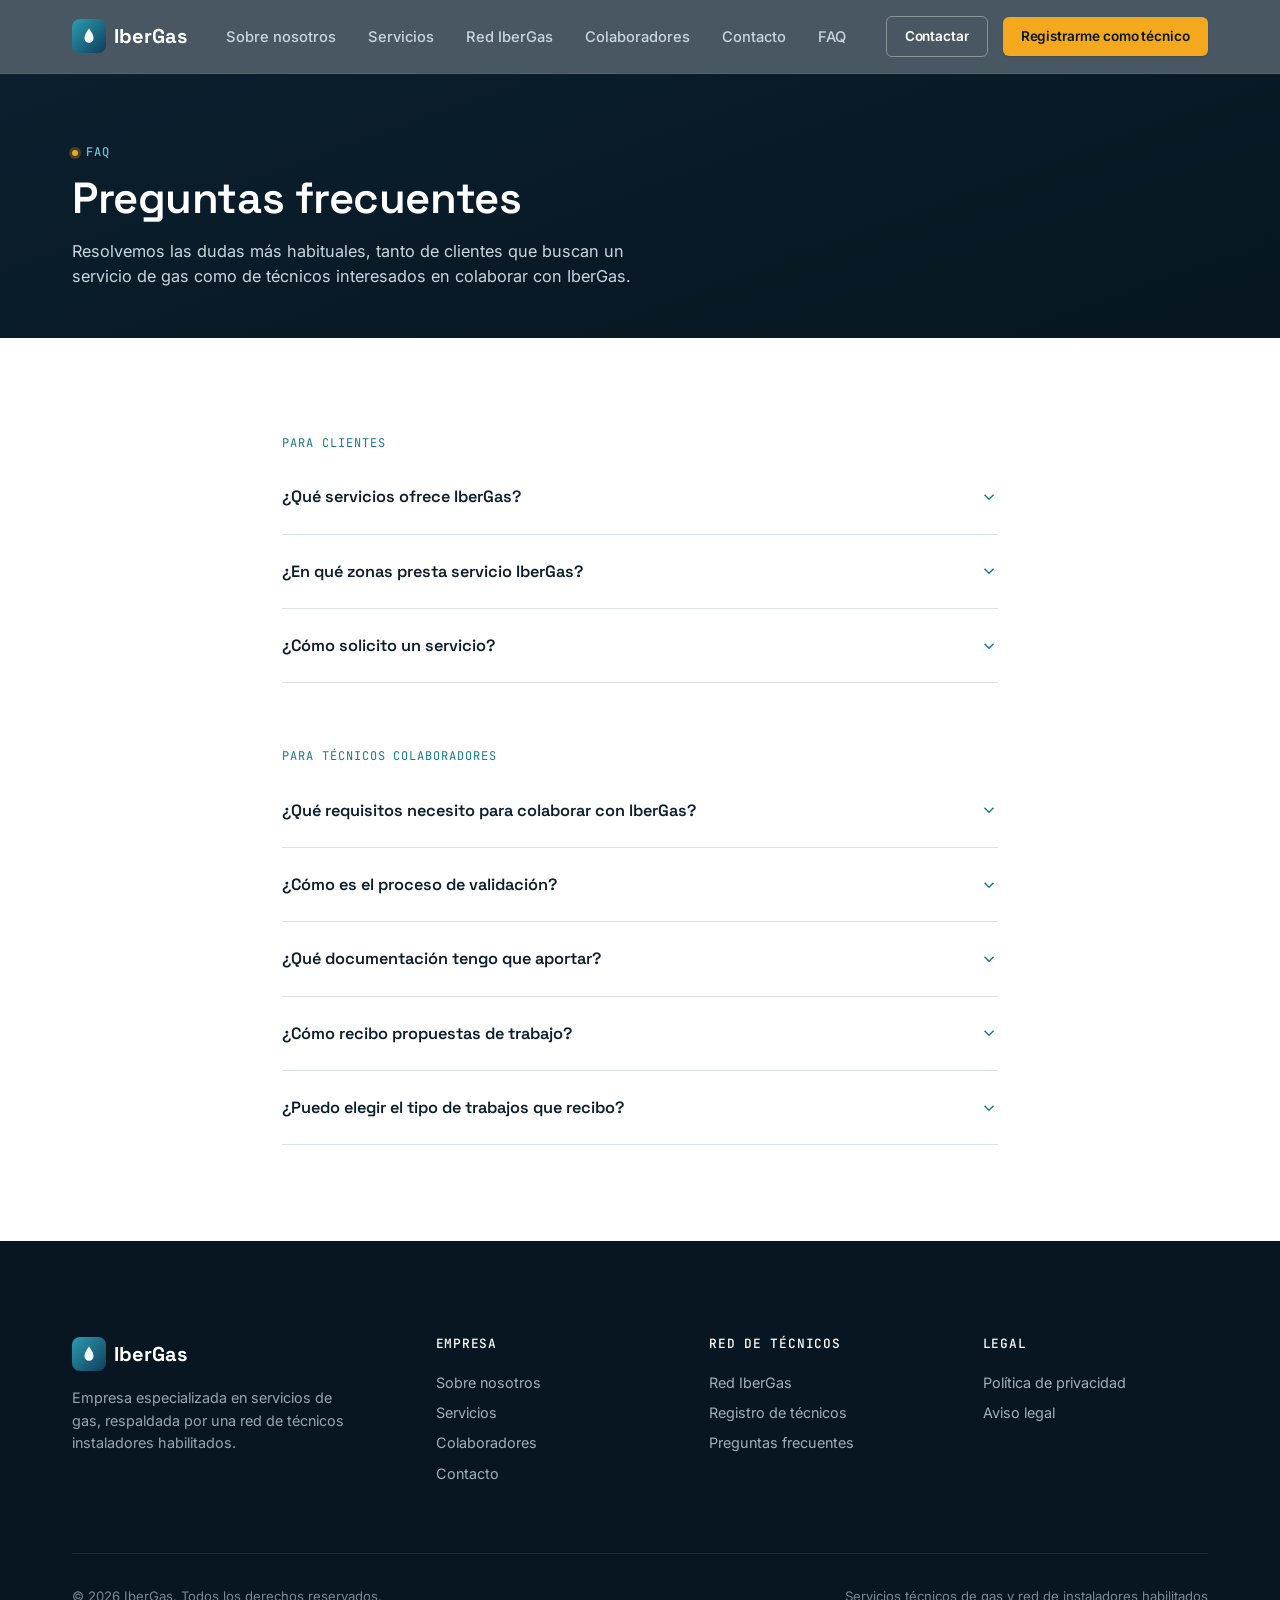
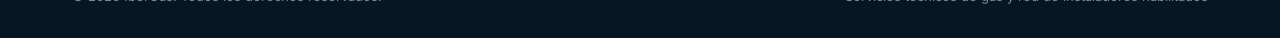
<file: public/faq.html>
<!DOCTYPE html>
<html lang="es">
<head>
<meta charset="UTF-8">
<meta name="viewport" content="width=device-width, initial-scale=1.0">
<title>Preguntas frecuentes — IberGas</title>
<meta name="description" content="Resuelve tus dudas sobre los servicios de IberGas y el proceso de colaboración para técnicos instaladores de gas.">
<link rel="icon" href="data:,">
<link rel="stylesheet" href="../css/base.css">
<link rel="stylesheet" href="../css/pages.css">
</head>
<body>
<a href="#main" class="skip-link">Saltar al contenido</a>
<div id="site-header-slot"></div>

<main id="main">
  <section class="page-hero">
    <div class="container">
      <span class="eyebrow">FAQ</span>
      <h1>Preguntas frecuentes</h1>
      <p>Resolvemos las dudas más habituales, tanto de clientes que buscan un servicio de gas como de técnicos interesados en colaborar con IberGas.</p>
    </div>
  </section>

  <section class="section">
    <div class="container faq-list">

      <div class="faq-category-label">Para clientes</div>

      <div class="faq-item">
        <button class="faq-question" aria-expanded="false">
          ¿Qué servicios ofrece IberGas?
          <svg class="chev" width="18" height="18" viewBox="0 0 24 24" fill="none" stroke="currentColor" stroke-width="2"><path d="M6 9l6 6 6-6"/></svg>
        </button>
        <div class="faq-answer"><div class="faq-answer-inner">IberGas ofrece instalaciones de gas, revisiones periódicas, inspecciones técnicas, reparaciones y mantenimiento, ejecutados por técnicos instaladores habilitados de nuestra red.</div></div>
      </div>

      <div class="faq-item">
        <button class="faq-question" aria-expanded="false">
          ¿En qué zonas presta servicio IberGas?
          <svg class="chev" width="18" height="18" viewBox="0 0 24 24" fill="none" stroke="currentColor" stroke-width="2"><path d="M6 9l6 6 6-6"/></svg>
        </button>
        <div class="faq-answer"><div class="faq-answer-inner">La cobertura depende de la disponibilidad de técnicos habilitados en cada zona. Nuestra red está en crecimiento constante para ampliar la cobertura provincia a provincia.</div></div>
      </div>

      <div class="faq-item">
        <button class="faq-question" aria-expanded="false">
          ¿Cómo solicito un servicio?
          <svg class="chev" width="18" height="18" viewBox="0 0 24 24" fill="none" stroke="currentColor" stroke-width="2"><path d="M6 9l6 6 6-6"/></svg>
        </button>
        <div class="faq-answer"><div class="faq-answer-inner">Puedes contactarnos a través del formulario de la página de contacto, por teléfono o por email, indicando el tipo de servicio que necesitas.</div></div>
      </div>

      <div class="faq-category-label">Para técnicos colaboradores</div>

      <div class="faq-item">
        <button class="faq-question" aria-expanded="false">
          ¿Qué requisitos necesito para colaborar con IberGas?
          <svg class="chev" width="18" height="18" viewBox="0 0 24 24" fill="none" stroke="currentColor" stroke-width="2"><path d="M6 9l6 6 6-6"/></svg>
        </button>
        <div class="faq-answer"><div class="faq-answer-inner">Necesitas estar dado de alta como autónomo y disponer del carnet de instalador de gas categoría B. La habilitación APMR, el seguro de responsabilidad civil y disponer de vehículo y herramientas propias son valorados positivamente.</div></div>
      </div>

      <div class="faq-item">
        <button class="faq-question" aria-expanded="false">
          ¿Cómo es el proceso de validación?
          <svg class="chev" width="18" height="18" viewBox="0 0 24 24" fill="none" stroke="currentColor" stroke-width="2"><path d="M6 9l6 6 6-6"/></svg>
        </button>
        <div class="faq-answer"><div class="faq-answer-inner">Tras enviar el formulario de registro, tu perfil queda en estado "Pendiente revisión". El equipo de IberGas verifica tu documentación y, si todo es correcto, tu perfil pasa a "Validado" y después a "Disponible" para tu zona.</div></div>
      </div>

      <div class="faq-item">
        <button class="faq-question" aria-expanded="false">
          ¿Qué documentación tengo que aportar?
          <svg class="chev" width="18" height="18" viewBox="0 0 24 24" fill="none" stroke="currentColor" stroke-width="2"><path d="M6 9l6 6 6-6"/></svg>
        </button>
        <div class="faq-answer"><div class="faq-answer-inner">Debes subir tu carnet de instalador de gas y documentación acreditativa de tus habilitaciones. Si dispones de seguro de responsabilidad civil, también puedes adjuntar el justificante.</div></div>
      </div>

      <div class="faq-item">
        <button class="faq-question" aria-expanded="false">
          ¿Cómo recibo propuestas de trabajo?
          <svg class="chev" width="18" height="18" viewBox="0 0 24 24" fill="none" stroke="currentColor" stroke-width="2"><path d="M6 9l6 6 6-6"/></svg>
        </button>
        <div class="faq-answer"><div class="faq-answer-inner">Una vez tu perfil esté validado y disponible, IberGas te contactará con propuestas de revisiones, inspecciones, instalaciones o reparaciones según tu zona de trabajo y disponibilidad indicada.</div></div>
      </div>

      <div class="faq-item">
        <button class="faq-question" aria-expanded="false">
          ¿Puedo elegir el tipo de trabajos que recibo?
          <svg class="chev" width="18" height="18" viewBox="0 0 24 24" fill="none" stroke="currentColor" stroke-width="2"><path d="M6 9l6 6 6-6"/></svg>
        </button>
        <div class="faq-answer"><div class="faq-answer-inner">Sí. En el formulario de registro indicas en qué tipos de colaboración estás interesado: revisiones, inspecciones, instalaciones, reparaciones, trabajos puntuales o colaboración continuada.</div></div>
      </div>

    </div>
  </section>
</main>

<div id="site-footer-slot"></div>
<script src="../js/partials.js"></script>
<script src="../js/site.js"></script>
<script>
  document.querySelectorAll('.faq-question').forEach(btn => {
    btn.addEventListener('click', () => {
      const item = btn.closest('.faq-item');
      const isOpen = item.classList.contains('open');
      item.classList.toggle('open', !isOpen);
      btn.setAttribute('aria-expanded', String(!isOpen));
    });
  });
</script>
</body>
</html>
</file>
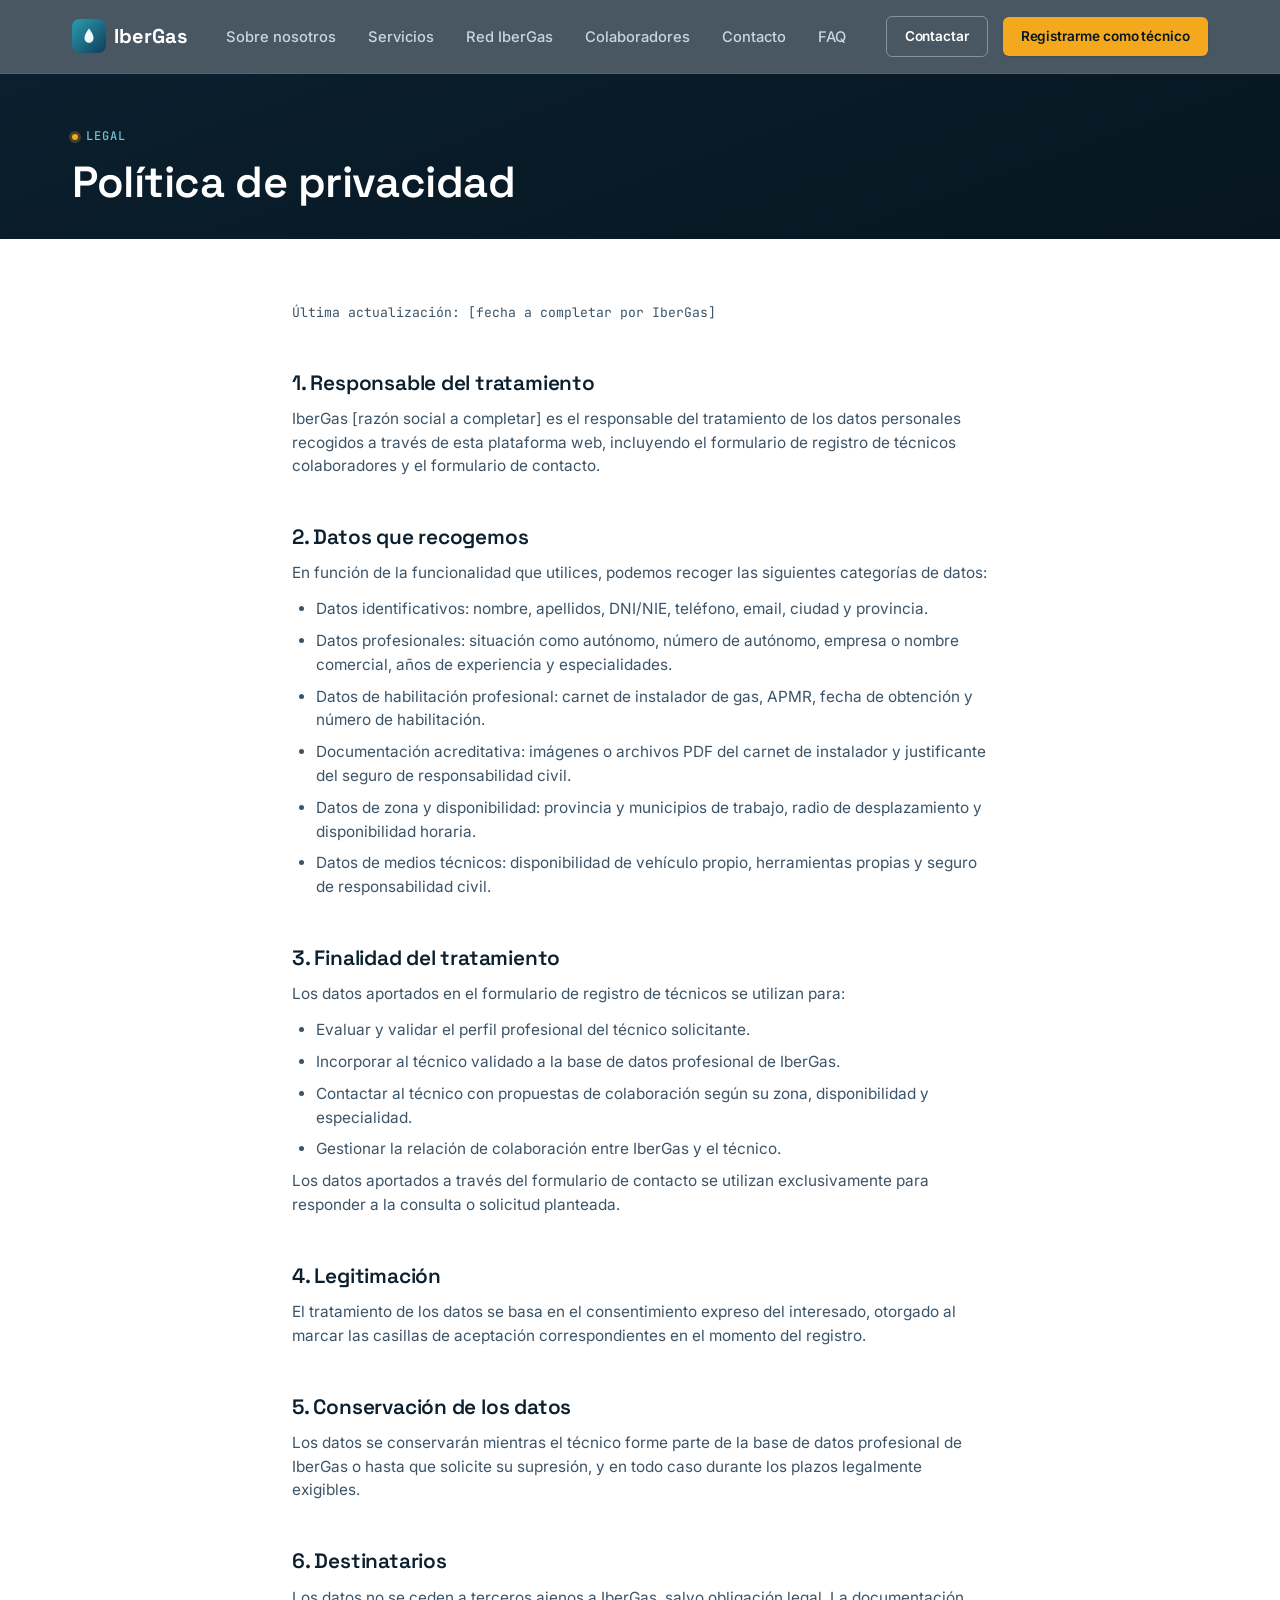
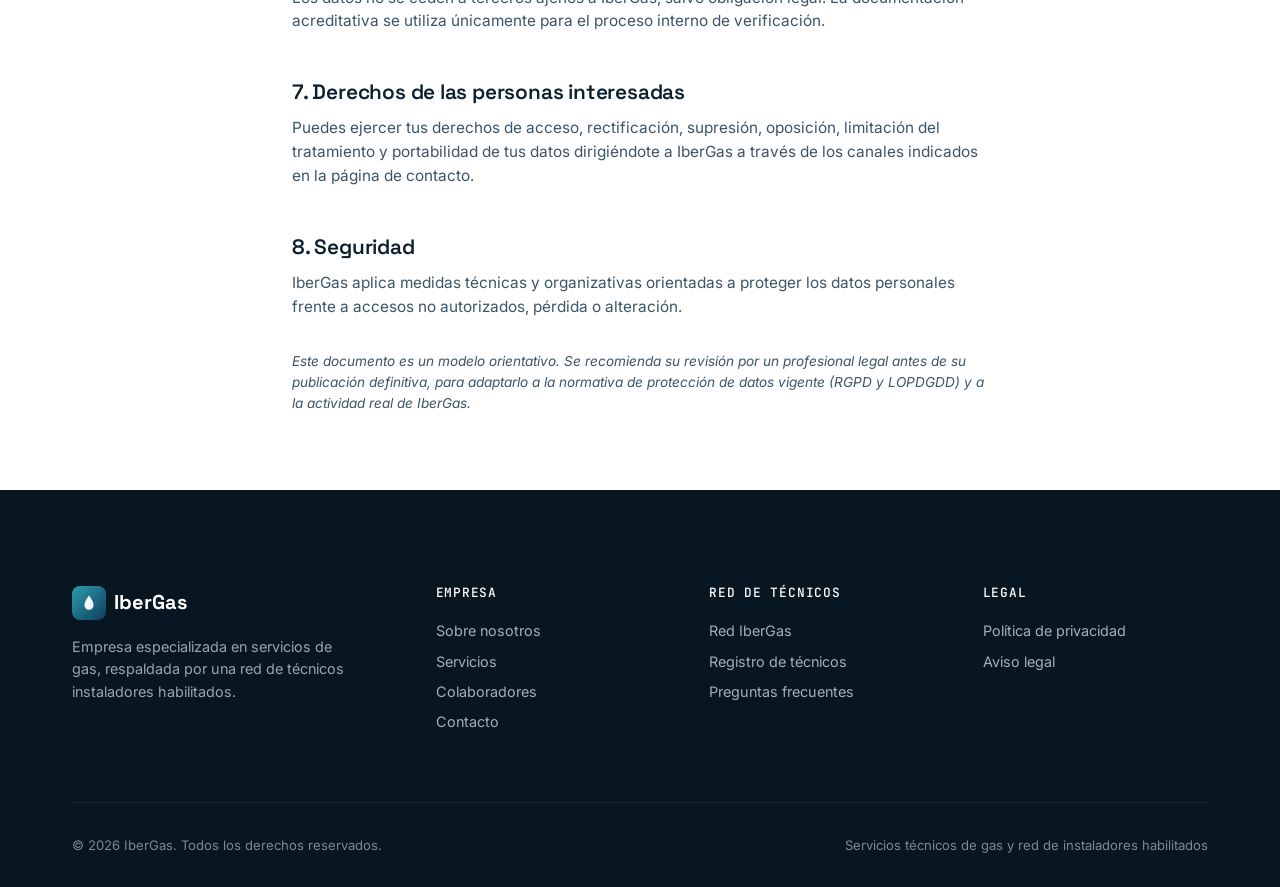
<file: public/privacidad.html>
<!DOCTYPE html>
<html lang="es">
<head>
<meta charset="UTF-8">
<meta name="viewport" content="width=device-width, initial-scale=1.0">
<title>Política de privacidad — IberGas</title>
<meta name="description" content="Política de privacidad y protección de datos de IberGas.">
<link rel="icon" href="data:,">
<link rel="stylesheet" href="../css/base.css">
<link rel="stylesheet" href="../css/pages.css">
</head>
<body>
<a href="#main" class="skip-link">Saltar al contenido</a>
<div id="site-header-slot"></div>

<main id="main">
  <section class="page-hero" style="padding-block: var(--space-7) var(--space-6);">
    <div class="container">
      <span class="eyebrow">Legal</span>
      <h1>Política de privacidad</h1>
    </div>
  </section>

  <div class="container legal-content">
    <p class="updated">Última actualización: [fecha a completar por IberGas]</p>

    <h2>1. Responsable del tratamiento</h2>
    <p>IberGas [razón social a completar] es el responsable del tratamiento de los datos personales recogidos a través de esta plataforma web, incluyendo el formulario de registro de técnicos colaboradores y el formulario de contacto.</p>

    <h2>2. Datos que recogemos</h2>
    <p>En función de la funcionalidad que utilices, podemos recoger las siguientes categorías de datos:</p>
    <ul>
      <li>Datos identificativos: nombre, apellidos, DNI/NIE, teléfono, email, ciudad y provincia.</li>
      <li>Datos profesionales: situación como autónomo, número de autónomo, empresa o nombre comercial, años de experiencia y especialidades.</li>
      <li>Datos de habilitación profesional: carnet de instalador de gas, APMR, fecha de obtención y número de habilitación.</li>
      <li>Documentación acreditativa: imágenes o archivos PDF del carnet de instalador y justificante del seguro de responsabilidad civil.</li>
      <li>Datos de zona y disponibilidad: provincia y municipios de trabajo, radio de desplazamiento y disponibilidad horaria.</li>
      <li>Datos de medios técnicos: disponibilidad de vehículo propio, herramientas propias y seguro de responsabilidad civil.</li>
    </ul>

    <h2>3. Finalidad del tratamiento</h2>
    <p>Los datos aportados en el formulario de registro de técnicos se utilizan para:</p>
    <ul>
      <li>Evaluar y validar el perfil profesional del técnico solicitante.</li>
      <li>Incorporar al técnico validado a la base de datos profesional de IberGas.</li>
      <li>Contactar al técnico con propuestas de colaboración según su zona, disponibilidad y especialidad.</li>
      <li>Gestionar la relación de colaboración entre IberGas y el técnico.</li>
    </ul>
    <p>Los datos aportados a través del formulario de contacto se utilizan exclusivamente para responder a la consulta o solicitud planteada.</p>

    <h2>4. Legitimación</h2>
    <p>El tratamiento de los datos se basa en el consentimiento expreso del interesado, otorgado al marcar las casillas de aceptación correspondientes en el momento del registro.</p>

    <h2>5. Conservación de los datos</h2>
    <p>Los datos se conservarán mientras el técnico forme parte de la base de datos profesional de IberGas o hasta que solicite su supresión, y en todo caso durante los plazos legalmente exigibles.</p>

    <h2>6. Destinatarios</h2>
    <p>Los datos no se ceden a terceros ajenos a IberGas, salvo obligación legal. La documentación acreditativa se utiliza únicamente para el proceso interno de verificación.</p>

    <h2>7. Derechos de las personas interesadas</h2>
    <p>Puedes ejercer tus derechos de acceso, rectificación, supresión, oposición, limitación del tratamiento y portabilidad de tus datos dirigiéndote a IberGas a través de los canales indicados en la página de contacto.</p>

    <h2>8. Seguridad</h2>
    <p>IberGas aplica medidas técnicas y organizativas orientadas a proteger los datos personales frente a accesos no autorizados, pérdida o alteración.</p>

    <p style="margin-top: var(--space-6); font-size: 0.85rem; font-style: italic;">Este documento es un modelo orientativo. Se recomienda su revisión por un profesional legal antes de su publicación definitiva, para adaptarlo a la normativa de protección de datos vigente (RGPD y LOPDGDD) y a la actividad real de IberGas.</p>
  </div>
</main>

<div id="site-footer-slot"></div>
<script src="../js/partials.js"></script>
<script src="../js/site.js"></script>
</body>
</html>
</file>
<file: css/base.css>
/* ============================================================
   IberGas — Sistema de diseño
   Paleta: azul marino profundo + teal técnico + ámbar de seguridad
   ============================================================ */

@import url('https://fonts.googleapis.com/css2?family=Space+Grotesk:wght@400;500;600;700&family=Inter:wght@400;500;600;700;800&family=JetBrains+Mono:wght@400;500&display=swap');

:root {
  /* Color — marca */
  --navy-950: #071620;
  --navy-900: #0B1F2E;
  --navy-800: #123449;
  --navy-700: #1A4A63;
  --blue-600: #0F3D5C;
  --teal-500: #1B7A8C;
  --teal-400: #2C9DB0;
  --teal-300: #6FC4D2;
  --amber-500: #F4A81D;
  --amber-400: #FFC24D;
  --amber-600: #D68A0A;

  /* Color — neutros */
  --ink: #0B1F2E;
  --ink-soft: #3C5468;
  --mist-50: #F7F9FA;
  --mist-100: #EDF1F4;
  --mist-200: #DCE4E9;
  --mist-300: #C9D6DE;
  --white: #FFFFFF;

  /* Estado (lenguaje visual del proceso de validación) */
  --state-pending: #F4A81D;
  --state-validated: #2C9DB0;
  --state-available: #34B37A;
  --state-unavailable: #8896A0;

  /* Tipografía */
  --font-display: 'Space Grotesk', 'Inter', sans-serif;
  --font-body: 'Inter', -apple-system, BlinkMacSystemFont, sans-serif;
  --font-mono: 'JetBrains Mono', 'SFMono-Regular', monospace;

  /* Espaciado */
  --space-1: 0.25rem;
  --space-2: 0.5rem;
  --space-3: 0.75rem;
  --space-4: 1rem;
  --space-5: 1.5rem;
  --space-6: 2rem;
  --space-7: 3rem;
  --space-8: 4rem;
  --space-9: 6rem;
  --space-10: 8rem;

  /* Radios y sombras */
  --radius-sm: 6px;
  --radius-md: 10px;
  --radius-lg: 16px;
  --radius-full: 999px;
  --shadow-sm: 0 1px 2px rgba(7, 22, 32, 0.06), 0 1px 3px rgba(7, 22, 32, 0.08);
  --shadow-md: 0 4px 12px rgba(7, 22, 32, 0.08), 0 2px 4px rgba(7, 22, 32, 0.06);
  --shadow-lg: 0 12px 32px rgba(7, 22, 32, 0.14), 0 4px 8px rgba(7, 22, 32, 0.08);
  --shadow-glow-teal: 0 0 0 1px rgba(44, 157, 176, 0.25), 0 8px 24px rgba(27, 122, 140, 0.18);

  --max-width: 1200px;
  --transition: 220ms cubic-bezier(0.4, 0, 0.2, 1);
  --transition-slow: 480ms cubic-bezier(0.16, 1, 0.3, 1);
  --ease-out-expo: cubic-bezier(0.16, 1, 0.3, 1);
}

@media (prefers-reduced-motion: reduce) {
  *, *::before, *::after {
    animation-duration: 0.01ms !important;
    animation-iteration-count: 1 !important;
    transition-duration: 0.01ms !important;
    scroll-behavior: auto !important;
  }
}

* { box-sizing: border-box; margin: 0; padding: 0; }

html { scroll-behavior: smooth; }

/* Evita que el header fijo tape el destino al hacer scroll a anclas */
section[id], main [id] { scroll-margin-top: 92px; }

body {
  font-family: var(--font-body);
  color: var(--ink);
  background: var(--white);
  line-height: 1.55;
  -webkit-font-smoothing: antialiased;
  overflow-x: hidden;
}

img, svg { display: block; max-width: 100%; }

a { color: inherit; text-decoration: none; }

ul, ol { list-style: none; }

button { font: inherit; cursor: pointer; border: none; background: none; }

input, select, textarea { font: inherit; color: inherit; }

:focus-visible {
  outline: 2px solid var(--amber-500);
  outline-offset: 2px;
  border-radius: 4px;
}

/* ---------- Selección de texto y scrollbar de marca ---------- */
::selection { background: var(--amber-400); color: var(--navy-950); }

html {
  scrollbar-color: var(--teal-400) var(--mist-100);
  scrollbar-width: thin;
}
::-webkit-scrollbar { width: 10px; height: 10px; }
::-webkit-scrollbar-track { background: var(--mist-100); }
::-webkit-scrollbar-thumb {
  background: linear-gradient(var(--teal-400), var(--blue-600));
  border-radius: 10px;
  border: 2px solid var(--mist-100);
}
::-webkit-scrollbar-thumb:hover { background: linear-gradient(var(--teal-300), var(--teal-500)); }

/* ---------- Barra de progreso de scroll ---------- */
.scroll-progress {
  position: fixed;
  top: 0; left: 0;
  width: 100%;
  height: 3px;
  z-index: 1000;
  pointer-events: none;
  background: transparent;
}
.scroll-progress-fill {
  height: 100%;
  width: 0%;
  background: linear-gradient(90deg, var(--amber-500), var(--teal-400));
  box-shadow: 0 0 10px rgba(244, 168, 29, 0.55);
  transition: width 90ms linear;
}

/* ---------- Botón volver arriba ---------- */
.back-to-top {
  position: fixed;
  right: var(--space-5);
  bottom: var(--space-5);
  width: 46px;
  height: 46px;
  border-radius: 50%;
  background: rgba(11, 31, 46, 0.9);
  color: var(--white);
  backdrop-filter: blur(8px);
  -webkit-backdrop-filter: blur(8px);
  display: flex;
  align-items: center;
  justify-content: center;
  border: 1px solid rgba(255,255,255,0.12);
  box-shadow: var(--shadow-md);
  opacity: 0;
  visibility: hidden;
  transform: translateY(12px) scale(0.9);
  transition: opacity var(--transition), transform var(--transition), visibility var(--transition), background var(--transition);
  z-index: 90;
}
.back-to-top svg { transition: transform var(--transition); }
.back-to-top:hover { background: var(--teal-500); }
.back-to-top:hover svg { transform: translateY(-2px); }
.back-to-top.show { opacity: 1; visibility: visible; transform: translateY(0) scale(1); }

/* ---------- Utilidades de texto con acento ---------- */
.text-gradient {
  background: linear-gradient(120deg, var(--teal-300), var(--amber-400));
  -webkit-background-clip: text;
  background-clip: text;
  color: transparent;
}

/* ---------- Blobs decorativos flotantes ---------- */
@keyframes float-blob {
  0%, 100% { transform: translate(0, 0) scale(1); }
  50% { transform: translate(-16px, 14px) scale(1.05); }
}
@keyframes float-blob-alt {
  0%, 100% { transform: translate(0, 0) scale(1); }
  50% { transform: translate(14px, -12px) scale(0.96); }
}

h1, h2, h3, h4 {
  font-family: var(--font-display);
  font-weight: 600;
  letter-spacing: -0.01em;
  line-height: 1.12;
  color: var(--navy-900);
}

.container {
  width: 100%;
  max-width: var(--max-width);
  margin-inline: auto;
  padding-inline: var(--space-6);
}

@media (max-width: 640px) {
  .container { padding-inline: var(--space-5); }
}

.eyebrow {
  display: inline-flex;
  align-items: center;
  gap: var(--space-2);
  font-family: var(--font-mono);
  font-size: 0.75rem;
  font-weight: 500;
  letter-spacing: 0.08em;
  text-transform: uppercase;
  color: var(--teal-500);
}

.eyebrow::before {
  content: '';
  width: 6px;
  height: 6px;
  border-radius: 50%;
  background: var(--amber-500);
  box-shadow: 0 0 0 3px rgba(244, 168, 29, 0.25);
}

/* ---------- Botones ---------- */
.btn {
  display: inline-flex;
  align-items: center;
  justify-content: center;
  gap: var(--space-2);
  padding: 0.85rem 1.6rem;
  border-radius: var(--radius-sm);
  font-weight: 600;
  font-size: 0.95rem;
  letter-spacing: -0.005em;
  transition: transform var(--transition), box-shadow var(--transition), background var(--transition), border-color var(--transition);
  white-space: nowrap;
  position: relative;
  overflow: hidden;
  isolation: isolate;
  will-change: transform;
}

.btn:active { transform: translateY(1px) !important; }

.btn::before {
  content: '';
  position: absolute;
  top: 0; left: -60%;
  width: 40%; height: 100%;
  background: linear-gradient(120deg, transparent, rgba(255,255,255,0.55), transparent);
  transform: skewX(-20deg);
  transition: left 650ms var(--ease-out-expo);
  pointer-events: none;
  z-index: -1;
}
.btn:hover::before { left: 130%; }

.btn-primary {
  background: var(--amber-500);
  color: var(--navy-950);
  box-shadow: var(--shadow-sm);
}
.btn-primary:hover { background: var(--amber-400); box-shadow: var(--shadow-md), 0 0 22px rgba(244, 168, 29, 0.35); transform: translateY(-2px); }

.btn-secondary {
  background: transparent;
  color: var(--white);
  border: 1.5px solid rgba(255,255,255,0.35);
}
.btn-secondary:hover { border-color: var(--white); background: rgba(255,255,255,0.08); transform: translateY(-2px); }

.btn-outline {
  background: transparent;
  color: var(--blue-600);
  border: 1.5px solid var(--mist-300);
}
.btn-outline:hover { border-color: var(--teal-500); color: var(--teal-500); transform: translateY(-2px); }

.btn-block { width: 100%; }
.btn-sm { padding: 0.55rem 1.1rem; font-size: 0.85rem; }

/* ---------- Header / Nav ---------- */
.site-header {
  position: sticky;
  top: 0;
  z-index: 100;
  background: rgba(11, 31, 46, 0.75);
  backdrop-filter: blur(14px);
  -webkit-backdrop-filter: blur(14px);
  border-bottom: 1px solid rgba(255,255,255,0.08);
  transition: background var(--transition), box-shadow var(--transition), border-color var(--transition);
}
.site-header.scrolled {
  background: rgba(7, 22, 32, 0.92);
  box-shadow: 0 12px 32px rgba(7, 22, 32, 0.25);
  border-bottom-color: rgba(255,255,255,0.1);
}

.nav {
  display: flex;
  align-items: center;
  justify-content: space-between;
  padding-block: var(--space-4);
  transition: padding var(--transition);
}
.site-header.scrolled .nav { padding-block: 0.7rem; }

.brand {
  display: flex;
  align-items: center;
  gap: var(--space-2);
  font-family: var(--font-display);
  font-weight: 700;
  font-size: 1.25rem;
  color: var(--white);
}

.brand .brand-mark {
  width: 34px;
  height: 34px;
  border-radius: 8px;
  background: linear-gradient(135deg, var(--teal-400), var(--blue-600));
  display: flex;
  align-items: center;
  justify-content: center;
  flex-shrink: 0;
}

.nav-links {
  display: flex;
  align-items: center;
  gap: var(--space-6);
}

.nav-links a {
  color: var(--mist-300);
  font-size: 0.92rem;
  font-weight: 500;
  transition: color var(--transition);
  position: relative;
  padding-block: 4px;
}
.nav-links a::after {
  content: '';
  position: absolute;
  left: 0; bottom: 0;
  width: 0;
  height: 2px;
  border-radius: var(--radius-full);
  background: linear-gradient(90deg, var(--amber-500), var(--teal-300));
  transition: width var(--transition);
}
.nav-links a:hover { color: var(--white); }
.nav-links a:hover::after { width: 100%; }

.nav-cta { display: flex; align-items: center; gap: var(--space-4); }

.nav-toggle {
  display: none;
  color: var(--white);
  padding: var(--space-2);
}

@media (max-width: 880px) {
  .nav-links { display: none; }
  .nav-toggle { display: flex; }
  .nav-cta .btn-secondary { display: none; }
}

/* Mobile menu */
.mobile-menu {
  display: none;
  position: fixed;
  inset: 0;
  z-index: 200;
  background: var(--navy-950);
}
.mobile-menu.open { display: block; }
.mobile-menu-inner {
  padding: var(--space-5);
  display: flex;
  flex-direction: column;
  height: 100%;
}
.mobile-menu-top {
  display: flex;
  justify-content: space-between;
  align-items: center;
  margin-bottom: var(--space-8);
}
.mobile-menu a {
  font-family: var(--font-display);
  font-size: 1.6rem;
  color: var(--white);
  padding: var(--space-4) 0;
  border-bottom: 1px solid rgba(255,255,255,0.08);
}
.mobile-menu .btn { margin-top: var(--space-6); }

/* ---------- Footer ---------- */
.site-footer {
  background: var(--navy-950);
  color: var(--mist-300);
  padding-block: var(--space-9) var(--space-6);
}

.footer-grid {
  display: grid;
  grid-template-columns: 1.4fr 1fr 1fr 1fr;
  gap: var(--space-7);
  padding-bottom: var(--space-8);
  border-bottom: 1px solid rgba(255,255,255,0.08);
}

@media (max-width: 800px) {
  .footer-grid { grid-template-columns: 1fr 1fr; }
}
@media (max-width: 520px) {
  .footer-grid { grid-template-columns: 1fr; gap: var(--space-6); }
}

.footer-brand p {
  margin-top: var(--space-4);
  font-size: 0.9rem;
  color: var(--mist-300);
  opacity: 0.75;
  max-width: 32ch;
}

.footer-col h4 {
  color: var(--white);
  font-size: 0.8rem;
  text-transform: uppercase;
  letter-spacing: 0.06em;
  margin-bottom: var(--space-4);
  font-family: var(--font-mono);
  font-weight: 500;
}

.footer-col a, .footer-col li {
  display: block;
  font-size: 0.9rem;
  padding-block: var(--space-1);
  opacity: 0.8;
  transition: opacity var(--transition), color var(--transition);
}
.footer-col a:hover { opacity: 1; color: var(--teal-300); }

.footer-bottom {
  display: flex;
  justify-content: space-between;
  align-items: center;
  padding-top: var(--space-6);
  font-size: 0.82rem;
  opacity: 0.6;
  flex-wrap: wrap;
  gap: var(--space-3);
}

/* ---------- Utilidades de sección ---------- */
.section { padding-block: var(--space-9); }
.section-tight { padding-block: var(--space-7); }
.section-dark { background: var(--navy-900); color: var(--mist-100); }
.section-dark h2, .section-dark h3 { color: var(--white); }
.section-mist { background: var(--mist-50); }

.section-head {
  max-width: 640px;
  margin-bottom: var(--space-7);
}
.section-head h2 { font-size: clamp(1.8rem, 3vw, 2.5rem); margin-top: var(--space-3); }
.section-head p { margin-top: var(--space-4); color: var(--ink-soft); font-size: 1.05rem; }
.section-dark .section-head p { color: var(--mist-300); }

/* ---------- Reveal on scroll ---------- */
.reveal {
  opacity: 0;
  transform: translateY(22px);
  filter: blur(6px);
  transition: opacity 750ms var(--ease-out-expo), transform 750ms var(--ease-out-expo), filter 750ms var(--ease-out-expo);
}
.reveal.is-visible { opacity: 1; transform: translateY(0); filter: blur(0); }
.reveal-delay-1 { transition-delay: 90ms; }
.reveal-delay-2 { transition-delay: 180ms; }
.reveal-delay-3 { transition-delay: 270ms; }

/* ---------- Badge de estado (lenguaje visual del proceso) ---------- */
.status-badge {
  display: inline-flex;
  align-items: center;
  gap: var(--space-2);
  padding: 0.3rem 0.75rem;
  border-radius: var(--radius-full);
  font-size: 0.78rem;
  font-weight: 600;
  font-family: var(--font-mono);
}
.status-badge::before { content: ''; width: 7px; height: 7px; border-radius: 50%; }

.status-pendiente { background: rgba(244, 168, 29, 0.12); color: var(--amber-600); }
.status-pendiente::before { background: var(--state-pending); }

.status-validado { background: rgba(44, 157, 176, 0.12); color: var(--teal-500); }
.status-validado::before { background: var(--state-validated); }

.status-disponible { background: rgba(52, 179, 122, 0.12); color: #1E8A5A; }
.status-disponible::before { background: var(--state-available); }

.status-no_disponible { background: rgba(136, 150, 160, 0.14); color: #5B6B75; }
.status-no_disponible::before { background: var(--state-unavailable); }

/* ---------- Cards ---------- */
.card {
  background: var(--white);
  border: 1px solid var(--mist-200);
  border-radius: var(--radius-lg);
  padding: var(--space-6);
  transition: transform var(--transition-slow), box-shadow var(--transition-slow), border-color var(--transition);
  transform-style: preserve-3d;
  will-change: transform;
}
.card:hover { transform: translateY(-6px); box-shadow: var(--shadow-glow-teal); border-color: rgba(44, 157, 176, 0.35); }

.brand-mark { transition: transform var(--transition-slow); }
.brand:hover .brand-mark { transform: rotate(-8deg) scale(1.06); }

/* ---------- Skip link ---------- */
.skip-link {
  position: absolute;
  left: -9999px;
  top: 0;
  background: var(--amber-500);
  color: var(--navy-950);
  padding: var(--space-3) var(--space-5);
  z-index: 999;
  font-weight: 600;
  border-radius: 0 0 var(--radius-sm) 0;
}
.skip-link:focus { left: 0; }
</file>
<file: css/home.css>
/* ============================================================
   IberGas — Home
   ============================================================ */

/* ---------- Hero ---------- */
.hero {
  position: relative;
  background: radial-gradient(ellipse 120% 80% at 50% -10%, #14425C 0%, var(--navy-900) 55%, var(--navy-950) 100%);
  color: var(--white);
  padding-block: var(--space-9) var(--space-10);
  overflow: hidden;
}

.hero-grid {
  position: absolute;
  inset: -20px;
  background-image:
    linear-gradient(rgba(111, 196, 210, 0.06) 1px, transparent 1px),
    linear-gradient(90deg, rgba(111, 196, 210, 0.06) 1px, transparent 1px);
  background-size: 56px 56px;
  mask-image: radial-gradient(ellipse 70% 60% at 50% 20%, black 40%, transparent 100%);
  pointer-events: none;
  transition: transform 300ms var(--ease-out-expo);
  will-change: transform;
}

.hero::after {
  content: '';
  position: absolute;
  top: 10%;
  right: -8%;
  width: 420px;
  height: 420px;
  background: radial-gradient(circle, rgba(244, 168, 29, 0.14), transparent 70%);
  animation: float-blob-alt 10s ease-in-out infinite;
  pointer-events: none;
}

.hero-inner {
  position: relative;
  display: grid;
  grid-template-columns: 1.05fr 0.95fr;
  gap: var(--space-8);
  align-items: center;
}

@media (max-width: 960px) {
  .hero-inner { grid-template-columns: 1fr; }
}

.hero-copy .eyebrow { color: var(--teal-300); margin-bottom: var(--space-5); }

.hero-copy h1 {
  color: var(--white);
  font-size: clamp(2.3rem, 4.4vw, 3.6rem);
  max-width: 16ch;
}

.hero-copy .lede {
  margin-top: var(--space-5);
  font-size: 1.15rem;
  color: var(--mist-300);
  max-width: 46ch;
}

.hero-actions {
  display: flex;
  gap: var(--space-4);
  margin-top: var(--space-7);
  flex-wrap: wrap;
}

.hero-trust {
  display: flex;
  gap: var(--space-7);
  margin-top: var(--space-8);
  flex-wrap: wrap;
}

.hero-trust-item .num {
  font-family: var(--font-display);
  font-size: 1.9rem;
  font-weight: 700;
  color: var(--white);
  display: block;
}
.hero-trust-item .label {
  font-size: 0.82rem;
  color: var(--mist-300);
  opacity: 0.8;
}

/* Signature element: network coverage visual */
.hero-visual {
  position: relative;
  aspect-ratio: 1 / 1;
  max-width: 480px;
  margin-inline: auto;
  transition: transform 300ms var(--ease-out-expo);
  will-change: transform;
}

.network-svg { width: 100%; height: 100%; }

.network-node {
  animation: pulse-node 3.2s ease-in-out infinite;
}
.network-node.n2 { animation-delay: 0.5s; }
.network-node.n3 { animation-delay: 1s; }
.network-node.n4 { animation-delay: 1.5s; }
.network-node.n5 { animation-delay: 0.8s; }

@keyframes pulse-node {
  0%, 100% { opacity: 0.55; }
  50% { opacity: 1; }
}

.network-line {
  stroke-dasharray: 4 4;
  animation: dash-flow 20s linear infinite;
}
@keyframes dash-flow {
  to { stroke-dashoffset: -200; }
}

.pulse-ring {
  transform-origin: 240px 240px;
  animation: ripple-ring 2.6s ease-out infinite;
}
@keyframes ripple-ring {
  0% { transform: scale(1); opacity: 0.5; }
  100% { transform: scale(1.8); opacity: 0; }
}

/* ---------- Sobre nosotros ---------- */
.about-grid {
  display: grid;
  grid-template-columns: 1fr 1fr;
  gap: var(--space-8);
  align-items: start;
}
@media (max-width: 880px) {
  .about-grid { grid-template-columns: 1fr; }
}

.about-list {
  display: grid;
  gap: var(--space-4);
  margin-top: var(--space-6);
}

.about-item {
  display: flex;
  gap: var(--space-4);
  align-items: flex-start;
  padding: var(--space-4) 0;
  border-bottom: 1px solid var(--mist-200);
}
.about-item:last-child { border-bottom: none; }

.about-item .icon {
  width: 40px;
  height: 40px;
  border-radius: 10px;
  background: var(--mist-100);
  color: var(--teal-500);
  display: flex;
  align-items: center;
  justify-content: center;
  flex-shrink: 0;
}

.about-item h4 { font-size: 1rem; margin-bottom: 2px; }
.about-item p { font-size: 0.92rem; color: var(--ink-soft); }

.about-panel {
  background: var(--navy-900);
  color: var(--white);
  border-radius: var(--radius-lg);
  padding: var(--space-7);
  position: relative;
  overflow: hidden;
}
.about-panel::before {
  content: '';
  position: absolute;
  top: -40%; right: -20%;
  width: 300px; height: 300px;
  background: radial-gradient(circle, rgba(27,122,140,0.35), transparent 70%);
  animation: float-blob 9s ease-in-out infinite;
}
.about-panel h3 { color: var(--white); font-size: 1.4rem; position: relative; }
.about-panel p { color: var(--mist-300); margin-top: var(--space-4); font-size: 0.98rem; position: relative; }

.about-stats {
  display: grid;
  grid-template-columns: 1fr 1fr;
  gap: var(--space-5);
  margin-top: var(--space-7);
  position: relative;
}
.about-stats .stat-num {
  font-family: var(--font-display);
  font-size: 2rem;
  font-weight: 700;
  color: var(--teal-300);
}
.about-stats .stat-label {
  font-size: 0.82rem;
  color: var(--mist-300);
  margin-top: 2px;
}

/* ---------- Servicios ---------- */
.services-grid {
  display: grid;
  grid-template-columns: repeat(3, 1fr);
  gap: var(--space-5);
}
@media (max-width: 940px) { .services-grid { grid-template-columns: 1fr 1fr; } }
@media (max-width: 600px) { .services-grid { grid-template-columns: 1fr; } }

.service-card {
  display: flex;
  flex-direction: column;
  gap: var(--space-4);
}

.service-icon {
  width: 52px;
  height: 52px;
  border-radius: 12px;
  background: linear-gradient(135deg, var(--teal-500), var(--blue-600));
  color: var(--white);
  display: flex;
  align-items: center;
  justify-content: center;
}

.service-card h3 { font-size: 1.15rem; }
.service-card p { color: var(--ink-soft); font-size: 0.92rem; }

.service-card .service-link {
  margin-top: auto;
  font-size: 0.88rem;
  font-weight: 600;
  color: var(--teal-500);
  display: inline-flex;
  align-items: center;
  gap: 6px;
  transition: gap var(--transition);
}
.service-card:hover .service-link { gap: 10px; }

/* ---------- Red IberGas ---------- */
.network-section {
  background: linear-gradient(180deg, var(--navy-950) 0%, var(--navy-900) 100%);
  color: var(--white);
  position: relative;
  overflow: hidden;
}
.network-section::before {
  content: '';
  position: absolute;
  top: -10%; left: -10%;
  width: 460px; height: 460px;
  background: radial-gradient(circle, rgba(44, 157, 176, 0.16), transparent 70%);
  animation: float-blob 12s ease-in-out infinite;
  pointer-events: none;
}

.network-content {
  display: grid;
  grid-template-columns: 1fr 1fr;
  gap: var(--space-8);
  align-items: center;
}
@media (max-width: 900px) { .network-content { grid-template-columns: 1fr; } }

.coverage-map {
  position: relative;
  border-radius: var(--radius-lg);
  border: 1px solid rgba(255,255,255,0.1);
  background: rgba(255,255,255,0.02);
  padding: var(--space-6);
}

.zone-pill {
  display: inline-flex;
  align-items: center;
  gap: var(--space-2);
  padding: var(--space-2) var(--space-3);
  border-radius: var(--radius-full);
  background: rgba(44, 157, 176, 0.12);
  border: 1px solid rgba(44, 157, 176, 0.3);
  font-size: 0.82rem;
  color: var(--teal-300);
  margin: 4px;
  transition: transform var(--transition), background var(--transition), border-color var(--transition);
}
.zone-pill::before { content: ''; width: 6px; height: 6px; border-radius: 50%; background: var(--state-available); box-shadow: 0 0 0 0 rgba(52,179,122,0.5); animation: pulse-node 3.2s ease-in-out infinite; }
.zone-pill:hover { transform: translateY(-2px) scale(1.04); background: rgba(44, 157, 176, 0.22); border-color: rgba(44, 157, 176, 0.55); }

.zones-wrap { display: flex; flex-wrap: wrap; margin-top: var(--space-5); }

.network-steps {
  display: grid;
  gap: var(--space-4);
  margin-top: var(--space-6);
}

.network-step {
  display: flex;
  gap: var(--space-4);
  align-items: center;
}

.network-step .step-badge {
  font-family: var(--font-mono);
  font-size: 0.78rem;
  color: var(--navy-950);
  background: var(--teal-300);
  width: 30px; height: 30px;
  border-radius: 50%;
  display: flex; align-items: center; justify-content: center;
  flex-shrink: 0;
  font-weight: 700;
}
.network-step p { color: var(--mist-300); font-size: 0.95rem; }
.network-step strong { color: var(--white); }

/* ---------- Colabora ---------- */
.collab-section {
  background: var(--mist-50);
}

.collab-grid {
  display: grid;
  grid-template-columns: 1fr 1fr;
  gap: var(--space-8);
  align-items: center;
}
@media (max-width: 900px) { .collab-grid { grid-template-columns: 1fr; } }

.benefit-grid {
  display: grid;
  grid-template-columns: 1fr 1fr;
  gap: var(--space-4);
  margin-top: var(--space-6);
}
@media (max-width: 520px) { .benefit-grid { grid-template-columns: 1fr; } }

.benefit-card {
  background: var(--white);
  border: 1px solid var(--mist-200);
  border-radius: var(--radius-md);
  padding: var(--space-5);
}
.benefit-card .icon {
  width: 36px; height: 36px;
  border-radius: 8px;
  background: rgba(244, 168, 29, 0.14);
  color: var(--amber-600);
  display: flex; align-items: center; justify-content: center;
  margin-bottom: var(--space-3);
}
.benefit-card h4 { font-size: 0.95rem; margin-bottom: 4px; }
.benefit-card p { font-size: 0.85rem; color: var(--ink-soft); }

.collab-cta-panel {
  background: var(--navy-900);
  border-radius: var(--radius-lg);
  padding: var(--space-8);
  color: var(--white);
  text-align: center;
  position: relative;
  overflow: hidden;
}
.collab-cta-panel::before {
  content: '';
  position: absolute;
  inset: 0;
  background: radial-gradient(circle at 30% 20%, rgba(244,168,29,0.18), transparent 55%);
}
.collab-cta-panel > * { position: relative; }
.collab-cta-panel h3 { color: var(--white); font-size: 1.6rem; max-width: 22ch; margin-inline: auto; }
.collab-cta-panel p { color: var(--mist-300); margin-top: var(--space-4); font-size: 0.98rem; }
.collab-cta-panel .btn { margin-top: var(--space-6); }
.collab-cta-panel .fineprint { margin-top: var(--space-4); font-size: 0.78rem; opacity: 0.6; }

/* ---------- CTA final ---------- */
.final-cta {
  background: linear-gradient(120deg, var(--blue-600), var(--navy-900));
  color: var(--white);
  text-align: center;
  padding-block: var(--space-9);
}
.final-cta h2 { color: var(--white); font-size: clamp(1.8rem, 3.4vw, 2.6rem); max-width: 24ch; margin-inline: auto; }
.final-cta p { color: var(--mist-300); margin-top: var(--space-4); max-width: 50ch; margin-inline: auto; }
.final-cta-actions { display: flex; gap: var(--space-4); justify-content: center; margin-top: var(--space-7); flex-wrap: wrap; }
</file>
<file: css/pages.css>
/* ============================================================
   IberGas — Páginas de contenido (contacto, legal, FAQ, colaboradores)
   ============================================================ */

.page-hero {
  background: linear-gradient(160deg, var(--navy-900), var(--navy-950));
  color: white;
  padding-block: var(--space-8) var(--space-7);
}
.page-hero .eyebrow { color: var(--teal-300); }
.page-hero h1 { color: white; font-size: clamp(1.9rem, 3.4vw, 2.8rem); margin-top: var(--space-3); max-width: 30ch; }
.page-hero p { color: var(--mist-300); margin-top: var(--space-4); max-width: 60ch; font-size: 1.02rem; }

/* ---------- Contacto ---------- */
.contact-layout {
  display: grid;
  grid-template-columns: 1fr 1fr;
  gap: var(--space-8);
  padding-block: var(--space-8);
  align-items: start;
}
@media (max-width: 880px) { .contact-layout { grid-template-columns: 1fr; } }

.contact-info-list { display: grid; gap: var(--space-5); margin-top: var(--space-6); }
.contact-info-item { display: flex; gap: var(--space-4); align-items: flex-start; }
.contact-info-item .icon {
  width: 42px; height: 42px; border-radius: 10px;
  background: var(--mist-100); color: var(--teal-500);
  display: flex; align-items: center; justify-content: center; flex-shrink: 0;
}
.contact-info-item h4 { font-size: 0.98rem; }
.contact-info-item p, .contact-info-item a { font-size: 0.9rem; color: var(--ink-soft); }
.contact-info-item a:hover { color: var(--teal-500); }

.contact-form-card {
  background: var(--white);
  border: 1px solid var(--mist-200);
  border-radius: var(--radius-lg);
  padding: var(--space-7);
}

/* ---------- FAQ ---------- */
.faq-list { max-width: 780px; }
.faq-item {
  border-bottom: 1px solid var(--mist-200);
}
.faq-question {
  width: 100%;
  display: flex;
  justify-content: space-between;
  align-items: center;
  gap: var(--space-4);
  padding: var(--space-5) 0;
  text-align: left;
  font-family: var(--font-display);
  font-weight: 600;
  font-size: 1.02rem;
  color: var(--navy-900);
}
.faq-question .chev { transition: transform var(--transition); color: var(--teal-500); flex-shrink: 0; }
.faq-item.open .faq-question .chev { transform: rotate(180deg); }
.faq-answer {
  max-height: 0;
  overflow: hidden;
  transition: max-height 320ms ease;
}
.faq-answer-inner { padding-bottom: var(--space-5); color: var(--ink-soft); font-size: 0.95rem; max-width: 68ch; }
.faq-item.open .faq-answer { max-height: 400px; }

.faq-category-label {
  font-family: var(--font-mono);
  font-size: 0.75rem;
  text-transform: uppercase;
  letter-spacing: 0.08em;
  color: var(--teal-500);
  margin-top: var(--space-8);
  margin-bottom: var(--space-2);
}
.faq-category-label:first-child { margin-top: 0; }

/* ---------- Legal / Privacidad ---------- */
.legal-content {
  max-width: 760px;
  padding-block: var(--space-8);
}
.legal-content h2 { font-size: 1.3rem; margin-top: var(--space-7); margin-bottom: var(--space-3); }
.legal-content h2:first-child { margin-top: 0; }
.legal-content p, .legal-content li { color: var(--ink-soft); font-size: 0.96rem; margin-bottom: var(--space-3); }
.legal-content ul { padding-left: var(--space-5); list-style: disc; }
.legal-content li { margin-bottom: var(--space-2); }
.legal-content .updated { font-size: 0.82rem; color: var(--ink-soft); font-family: var(--font-mono); margin-bottom: var(--space-6); }

/* ---------- Colaboradores ---------- */
.value-grid {
  display: grid;
  grid-template-columns: repeat(3, 1fr);
  gap: var(--space-5);
}
@media (max-width: 880px) { .value-grid { grid-template-columns: 1fr 1fr; } }
@media (max-width: 560px) { .value-grid { grid-template-columns: 1fr; } }

.value-card { text-align: left; }
.value-card .icon {
  width: 46px; height: 46px; border-radius: 10px;
  background: linear-gradient(135deg, var(--teal-500), var(--blue-600));
  color: white; display: flex; align-items: center; justify-content: center;
  margin-bottom: var(--space-4);
}

.steps-list {
  display: grid;
  gap: var(--space-5);
  counter-reset: step;
}
.step-row {
  display: flex;
  gap: var(--space-5);
  align-items: flex-start;
  padding: var(--space-5);
  border-radius: var(--radius-md);
  background: var(--white);
  border: 1px solid var(--mist-200);
}
.step-row .step-num {
  font-family: var(--font-display);
  font-size: 1.4rem;
  font-weight: 700;
  color: var(--teal-500);
  min-width: 2ch;
}
.step-row h4 { font-size: 1rem; margin-bottom: 4px; }
.step-row p { color: var(--ink-soft); font-size: 0.92rem; }
</file>
